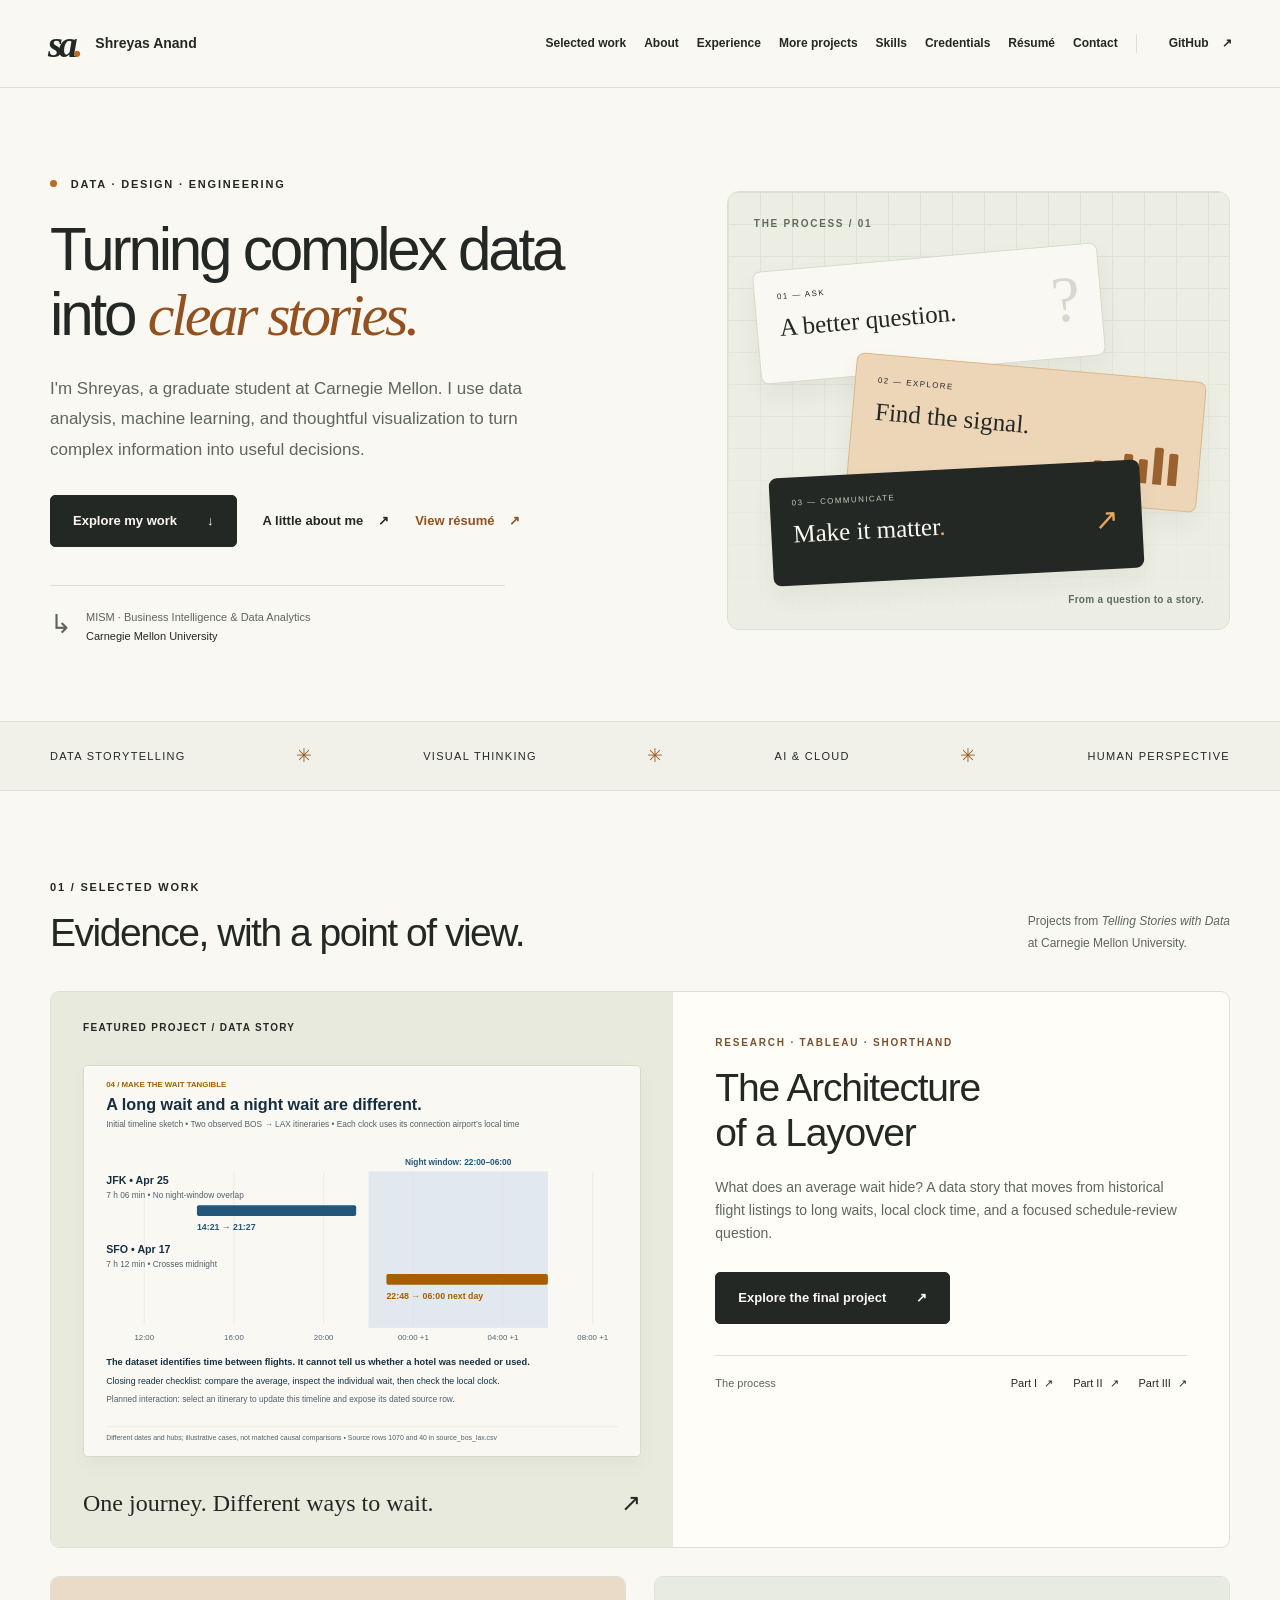
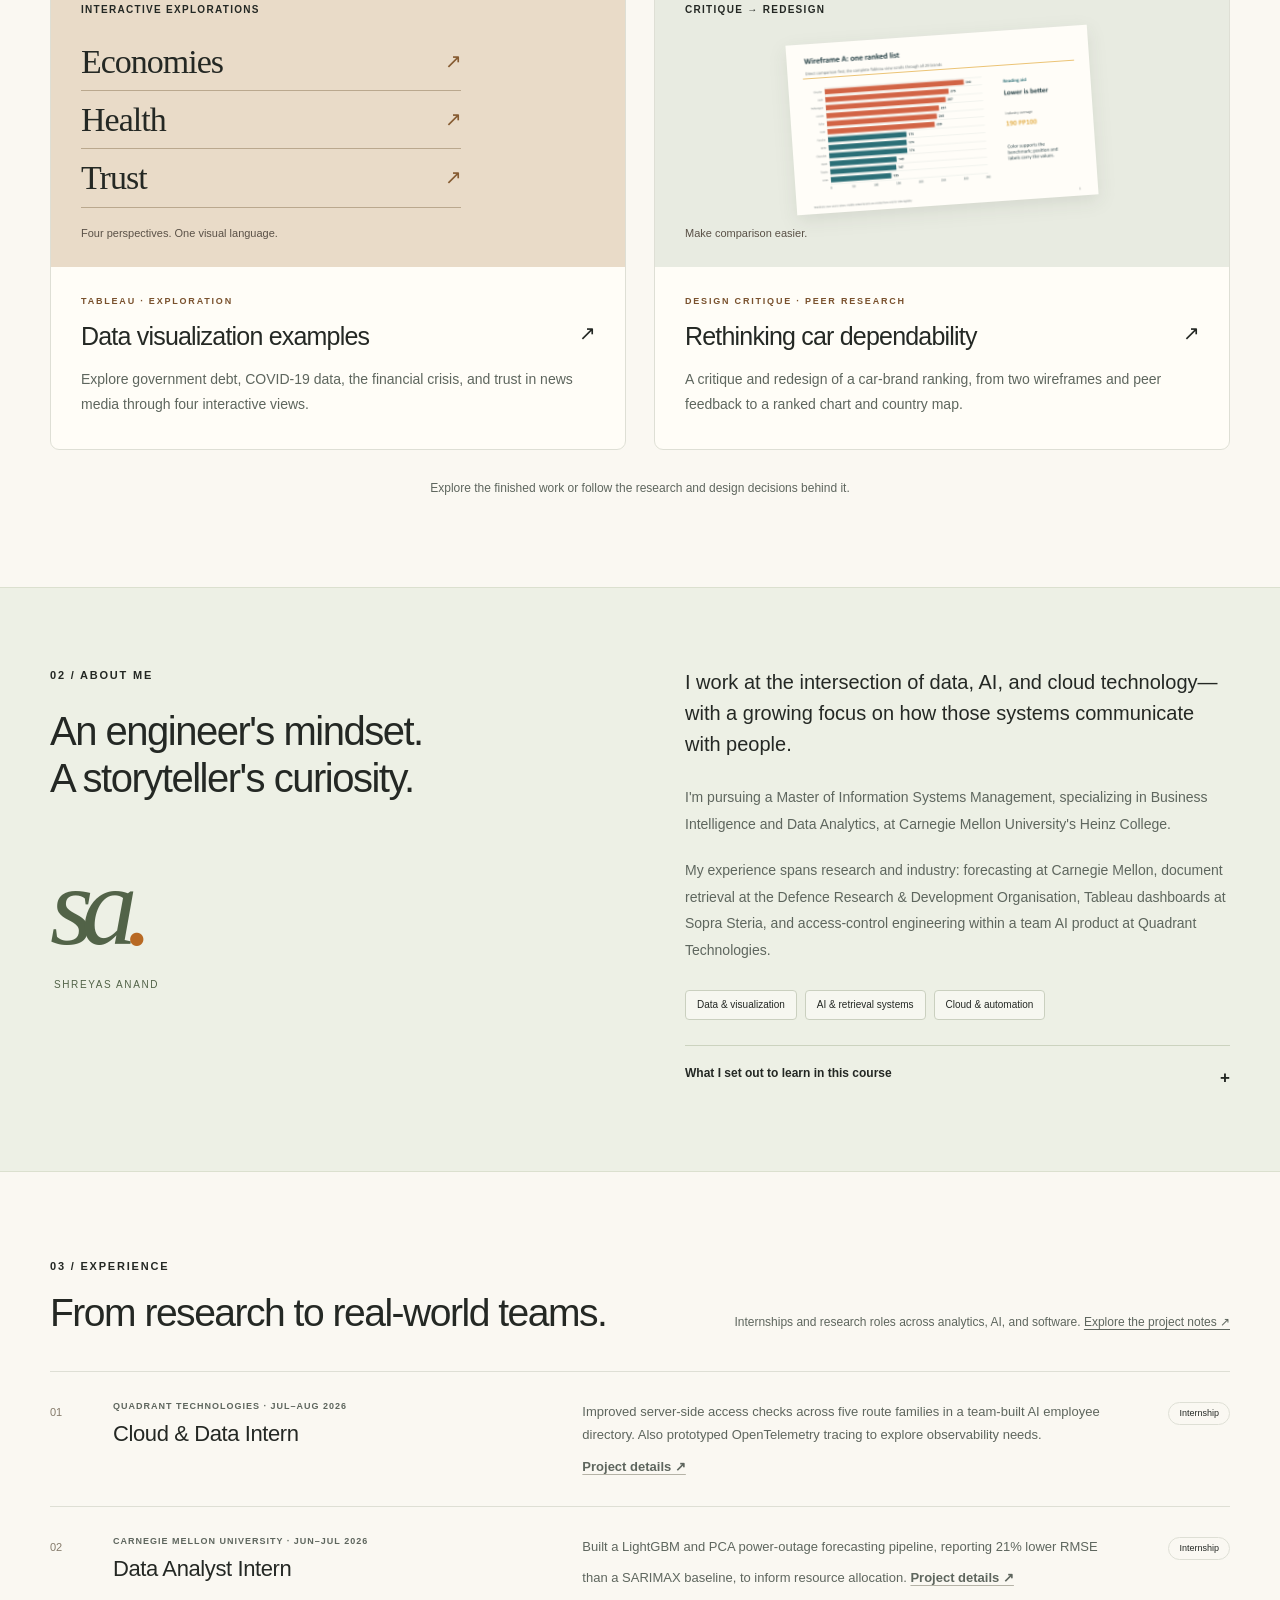
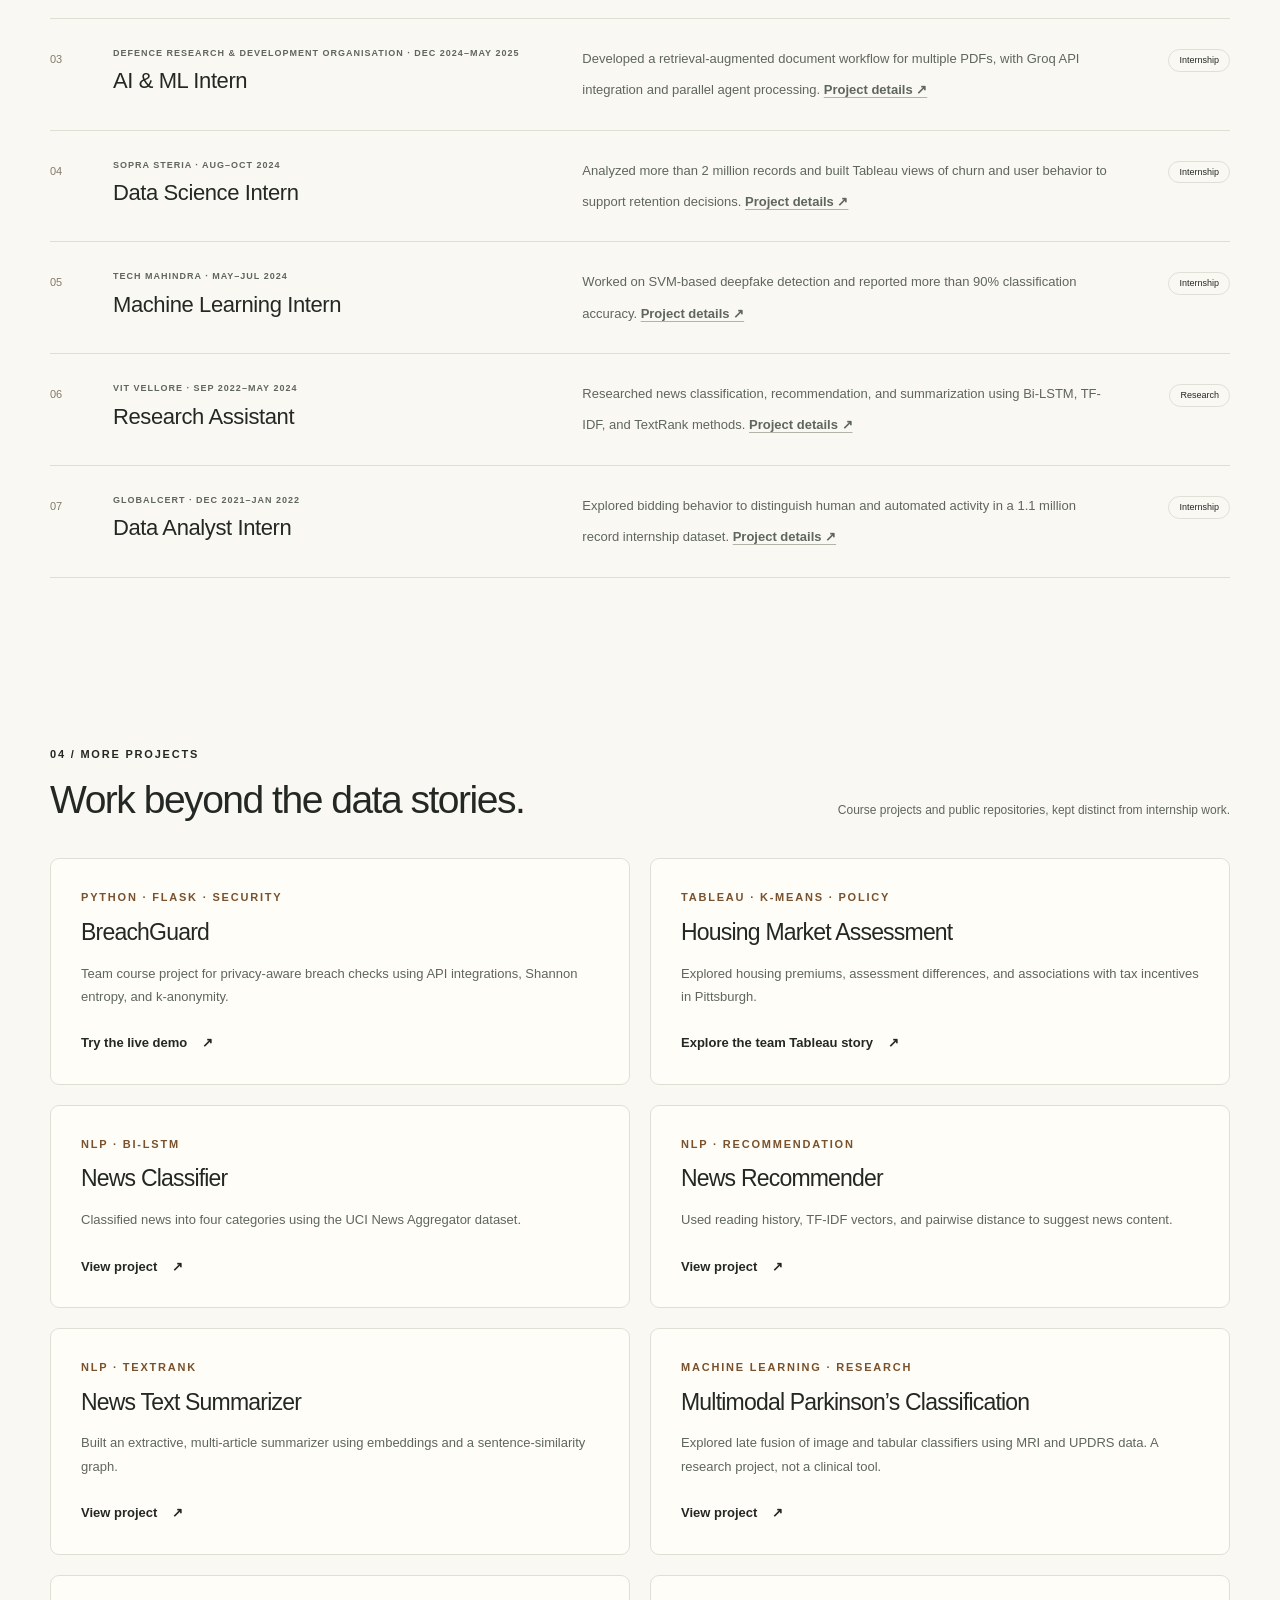
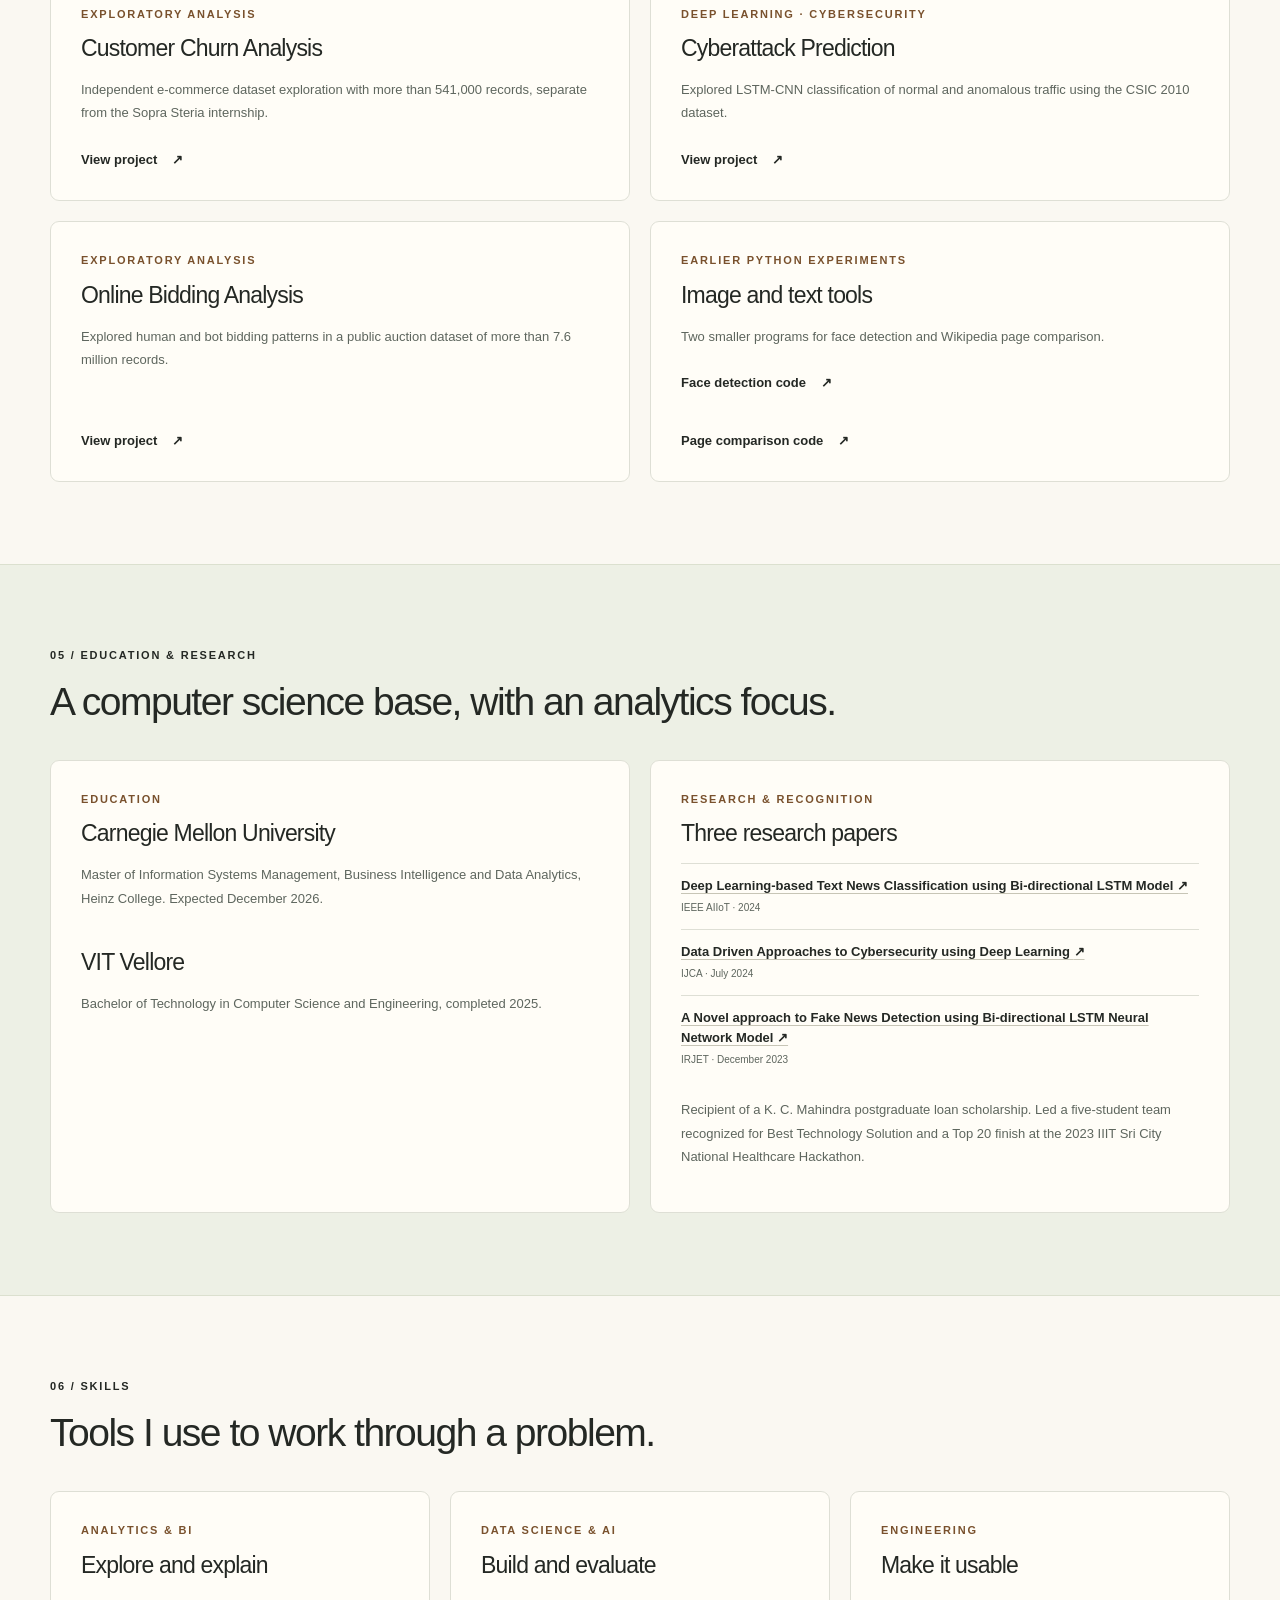
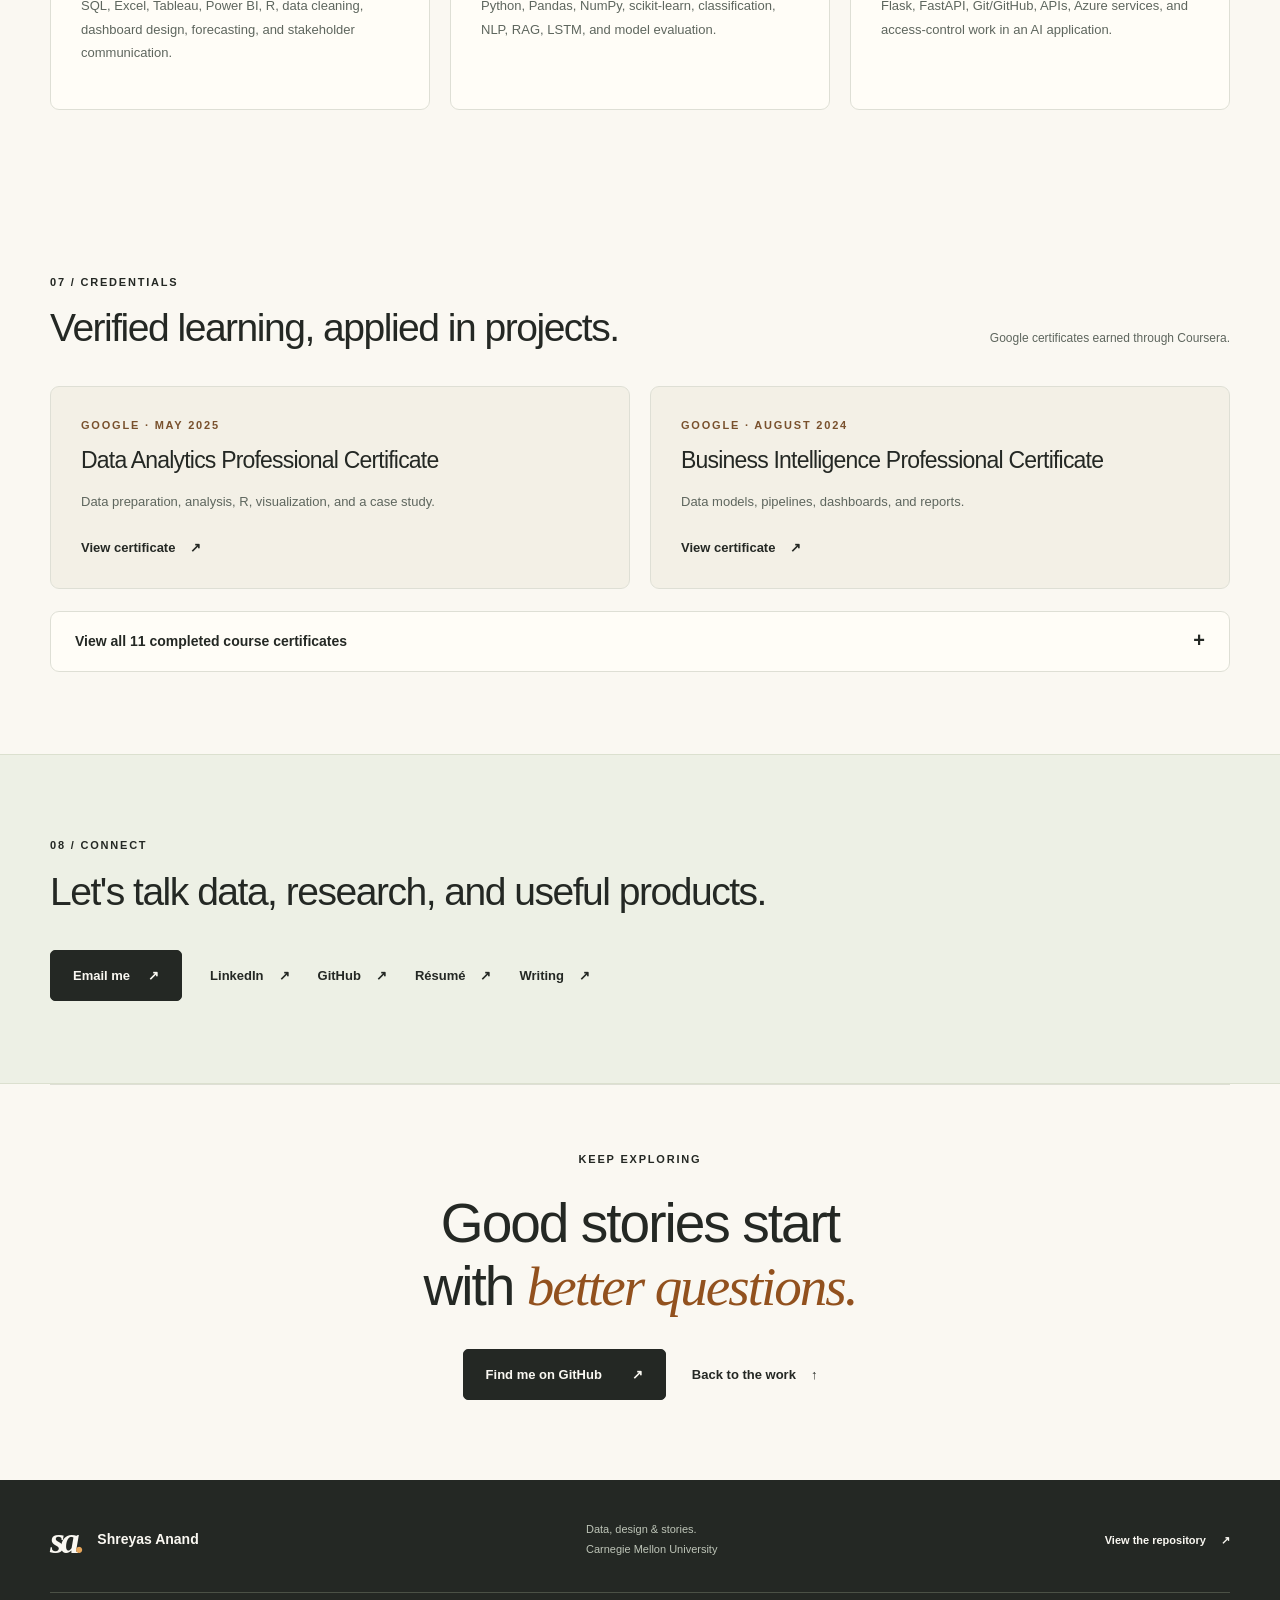
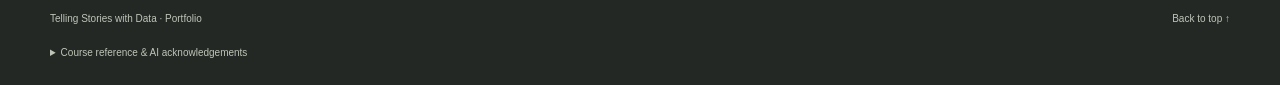
<file: index.html>
<!doctype html>
<html lang="en">
<head>
  <meta charset="utf-8">
  <meta name="viewport" content="width=device-width, initial-scale=1">
  <meta name="description" content="Shreyas Anand — data analytics, applied AI, internships, research papers, verified certificates, and project work.">
  <title>Shreyas Anand | Data, design &amp; stories</title>
  <link rel="canonical" href="https://anandshrey.github.io/Shreyas-Anand-portfolio/">
  <link rel="icon" type="image/svg+xml" href="assets/portfolio/monogram.svg">
  <link rel="stylesheet" href="assets/portfolio/style.css?v=20261102b">
  <script src="assets/portfolio/main.js" defer></script>
  <noscript><style>@media(max-width:760px){.header-inner{flex-wrap:wrap;padding-block:16px}.menu-toggle{display:none}.site-nav{display:flex;position:static;width:100%;padding:0;box-shadow:none;border:0}.site-nav a{padding:8px 0}}</style></noscript>
</head>
<body>
  <a class="skip-link" href="#main">Skip to content</a>
  <header class="site-header">
    <div class="header-inner">
      <a class="brand" href="./" aria-label="Shreyas Anand, home"><span class="monogram" aria-hidden="true">sa<span>.</span></span><span>Shreyas Anand</span></a>
      <button class="menu-toggle" type="button" aria-expanded="false" aria-controls="site-nav">Menu <span aria-hidden="true">+</span></button>
      <nav class="site-nav" id="site-nav" aria-label="Main navigation">
        <a href="#work">Selected work</a><a href="#about">About</a><a href="#experience">Experience</a><a href="#projects">More projects</a><a href="#skills">Skills</a><a href="#credentials">Credentials</a><a href="resume/">Résumé</a><a href="#contact">Contact</a>
        <a class="nav-external" href="https://github.com/Anandshrey">GitHub <span aria-hidden="true">↗</span></a>
      </nav>
    </div>
  </header>
  <main id="main">
    <section class="hero container" aria-labelledby="hero-title">
      <div class="hero-copy">
        <p class="eyebrow"><span class="small-dot" aria-hidden="true"></span> Data · Design · Engineering</p>
        <h1 id="hero-title">Turning complex data<br>into <em>clear stories.</em></h1>
        <p class="hero-description">I'm Shreyas, a graduate student at Carnegie Mellon. I use data analysis, machine learning, and thoughtful visualization to turn complex information into useful decisions.</p>
        <div class="hero-actions"><a class="button button-dark" href="#work">Explore my work <span aria-hidden="true">↓</span></a><a class="text-link" href="#about">A little about me <span aria-hidden="true">↗</span></a><a class="text-link" href="resume/">View résumé <span aria-hidden="true">↗</span></a></div>
        <div class="hero-note"><span class="note-mark" aria-hidden="true">↳</span><span>MISM · Business Intelligence &amp; Data Analytics<br><strong>Carnegie Mellon University</strong></span></div>
      </div>
      <div class="hero-visual" aria-hidden="true">
        <div class="visual-grid"></div><span class="visual-label">THE PROCESS / 01</span>
        <div class="process-card question"><span class="card-step">01 — ASK</span><span class="process-title">A better question.</span><span class="question-symbol">?</span></div>
        <div class="process-card evidence"><span class="card-step">02 — EXPLORE</span><span class="process-title">Find the signal.</span><div class="signal-bars"><i></i><i></i><i></i><i></i><i></i><i></i><i></i></div></div>
        <div class="process-card story"><span class="card-step">03 — COMMUNICATE</span><span class="process-title">Make it matter<span>.</span></span><span class="story-arrow">↗</span></div>
        <span class="visual-caption">From a question to a story.</span>
      </div>
    </section>
    <div class="discipline-strip" aria-hidden="true"><div class="container"><span>Data storytelling</span><b>✳</b><span>Visual thinking</span><b>✳</b><span>AI &amp; cloud</span><b>✳</b><span>Human perspective</span></div></div>
    <section class="work-section container" id="work" aria-labelledby="work-title">
      <div class="section-heading reveal"><div><p class="eyebrow">01 / Selected work</p><h2 id="work-title">Evidence, with a point of view.</h2></div><p>Projects from <em>Telling Stories with Data</em><br>at Carnegie Mellon University.</p></div>
      <article class="featured-project reveal">
        <div class="feature-image"><span class="project-kicker">Featured project / Data story</span><img src="assets/layover/sketch-04-local-clock.svg" alt="Initial layover sketch comparing a daytime wait at JFK with a wait crossing midnight at SFO." width="1160" height="630" loading="lazy"><p>One journey. Different ways to wait.<span aria-hidden="true">↗</span></p></div>
        <div class="feature-copy"><p class="eyebrow">Research · Tableau · Shorthand</p><h3>The Architecture<br>of a Layover</h3><p>What does an average wait hide? A data story that moves from historical flight listings to long waits, local clock time, and a focused schedule-review question.</p><a class="button button-dark" href="final-project-part-three">Explore the final project <span aria-hidden="true">↗</span></a><div class="project-stages" aria-label="Final project stages"><span>The process</span><a href="final-project-part-one">Part I <span aria-hidden="true">↗</span></a><a href="final-project-part-two">Part II <span aria-hidden="true">↗</span></a><a href="final-project-part-three">Part III <span aria-hidden="true">↗</span></a></div></div>
      </article>
      <div class="project-grid">
        <article class="project-card reveal"><a class="project-cover viz-cover" href="dataviz-examples" tabindex="-1" aria-hidden="true"><span class="project-kicker">Interactive explorations</span><div class="viz-words"><span>Economies<span>↗</span></span><span>Health<span>↗</span></span><span>Trust<span>↗</span></span></div><span class="cover-caption">Four perspectives. One visual language.</span></a><div class="project-card-copy"><p class="eyebrow">Tableau · Exploration</p><h3><a href="dataviz-examples">Data visualization examples <span aria-hidden="true">↗</span></a></h3><p>Explore government debt, COVID-19 data, the financial crisis, and trust in news media through four interactive views.</p></div></article>
        <article class="project-card reveal"><a class="project-cover critique-cover" href="critique-by-design" tabindex="-1" aria-hidden="true"><span class="project-kicker">Critique → Redesign</span><img src="assets/car-dependability/wireframe-a-ranked-list.png" alt="" width="1440" height="900" loading="lazy"><span class="cover-caption">Make comparison easier.</span></a><div class="project-card-copy"><p class="eyebrow">Design critique · Peer research</p><h3><a href="critique-by-design">Rethinking car dependability <span aria-hidden="true">↗</span></a></h3><p>A critique and redesign of a car-brand ranking, from two wireframes and peer feedback to a ranked chart and country map.</p></div></article>
      </div>
      <p class="work-footnote reveal">Explore the finished work or follow the research and design decisions behind it.</p>
    </section>
    <section class="about-section" id="about" aria-labelledby="about-title"><div class="container about-grid">
      <div class="reveal"><p class="eyebrow">02 / About me</p><h2 id="about-title">An engineer's mindset.<br>A storyteller's curiosity.</h2><div class="about-monogram" aria-hidden="true">sa<span>.</span><small>Shreyas Anand</small></div></div>
      <div class="about-copy reveal"><p class="lead">I work at the intersection of data, AI, and cloud technology—with a growing focus on how those systems communicate with people.</p><p>I'm pursuing a Master of Information Systems Management, specializing in Business Intelligence and Data Analytics, at Carnegie Mellon University's Heinz College.</p><p>My experience spans research and industry: forecasting at Carnegie Mellon, document retrieval at the Defence Research &amp; Development Organisation, Tableau dashboards at Sopra Steria, and access-control engineering within a team AI product at Quadrant Technologies.</p><div class="focus-list"><span>Data &amp; visualization</span><span>AI &amp; retrieval systems</span><span>Cloud &amp; automation</span></div><details class="learning-details"><summary>What I set out to learn in this course <span aria-hidden="true">+</span></summary><div><p>My goals were to turn analysis into clear narratives, apply thoughtful visualization design, learn from user feedback, and explain the reasoning behind my design choices.</p><p>This portfolio brings those interests together through interactive charts, structured critique, and a research-led final story.</p></div></details></div>
    </div></section>
    <section class="experience-section container" id="experience" aria-labelledby="experience-title"><div class="section-heading reveal"><div><p class="eyebrow">03 / Experience</p><h2 id="experience-title">From research to real-world teams.</h2></div><p>Internships and research roles across analytics, AI, and software. <a href="internships/">Explore the project notes ↗</a></p></div><div class="experience-list">
      <article class="experience-row reveal"><span class="experience-index">01</span><div><p class="eyebrow">Quadrant Technologies · Jul–Aug 2026</p><h3>Cloud &amp; Data Intern</h3></div><p>Improved server-side access checks across five route families in a team-built AI employee directory. Also prototyped OpenTelemetry tracing to explore observability needs. <a class="inline-project-link" href="internships/#quadrant">Project details ↗</a></p><span class="experience-type">Internship</span></article>
      <article class="experience-row reveal"><span class="experience-index">02</span><div><p class="eyebrow">Carnegie Mellon University · Jun–Jul 2026</p><h3>Data Analyst Intern</h3></div><p>Built a LightGBM and PCA power-outage forecasting pipeline, reporting 21% lower RMSE than a SARIMAX baseline, to inform resource allocation. <a class="inline-project-link" href="internships/#cmu">Project details ↗</a></p><span class="experience-type">Internship</span></article>
      <article class="experience-row reveal"><span class="experience-index">03</span><div><p class="eyebrow">Defence Research &amp; Development Organisation · Dec 2024–May 2025</p><h3>AI &amp; ML Intern</h3></div><p>Developed a retrieval-augmented document workflow for multiple PDFs, with Groq API integration and parallel agent processing. <a class="inline-project-link" href="internships/#drdo">Project details ↗</a></p><span class="experience-type">Internship</span></article>
      <article class="experience-row reveal"><span class="experience-index">04</span><div><p class="eyebrow">Sopra Steria · Aug–Oct 2024</p><h3>Data Science Intern</h3></div><p>Analyzed more than 2 million records and built Tableau views of churn and user behavior to support retention decisions. <a class="inline-project-link" href="internships/#sopra">Project details ↗</a></p><span class="experience-type">Internship</span></article>
      <article class="experience-row reveal"><span class="experience-index">05</span><div><p class="eyebrow">Tech Mahindra · May–Jul 2024</p><h3>Machine Learning Intern</h3></div><p>Worked on SVM-based deepfake detection and reported more than 90% classification accuracy. <a class="inline-project-link" href="internships/#tech">Project details ↗</a></p><span class="experience-type">Internship</span></article>
      <article class="experience-row reveal"><span class="experience-index">06</span><div><p class="eyebrow">VIT Vellore · Sep 2022–May 2024</p><h3>Research Assistant</h3></div><p>Researched news classification, recommendation, and summarization using Bi-LSTM, TF-IDF, and TextRank methods. <a class="inline-project-link" href="internships/#vit">Project details ↗</a></p><span class="experience-type">Research</span></article>
      <article class="experience-row reveal"><span class="experience-index">07</span><div><p class="eyebrow">GlobalCert · Dec 2021–Jan 2022</p><h3>Data Analyst Intern</h3></div><p>Explored bidding behavior to distinguish human and automated activity in a 1.1 million record internship dataset. <a class="inline-project-link" href="internships/#globalcert">Project details ↗</a></p><span class="experience-type">Internship</span></article>
    </div></section>
    <section class="profile-section container" id="projects" aria-labelledby="projects-title"><div class="section-heading reveal"><div><p class="eyebrow">04 / More projects</p><h2 id="projects-title">Work beyond the data stories.</h2></div><p>Course projects and public repositories, kept distinct from internship work.</p></div><div class="profile-grid">
      <article class="profile-card reveal"><p class="eyebrow">Python · Flask · Security</p><h3>BreachGuard</h3><p>Team course project for privacy-aware breach checks using API integrations, Shannon entropy, and k-anonymity.</p><a class="text-link" href="https://breach-guard.vercel.app/" target="_blank" rel="noopener noreferrer">Try the live demo <span aria-hidden="true">↗</span></a></article>
      <article class="profile-card reveal"><p class="eyebrow">Tableau · K-means · Policy</p><h3>Housing Market Assessment</h3><p>Explored housing premiums, assessment differences, and associations with tax incentives in Pittsburgh.</p><a class="text-link" href="https://public.tableau.com/app/profile/zedrick.deng/viz/DataStoryFinal_v3_0/Story1" target="_blank" rel="noopener noreferrer">Explore the team Tableau story <span aria-hidden="true">↗</span></a></article>
      <article class="profile-card reveal"><p class="eyebrow">NLP · Bi-LSTM</p><h3>News Classifier</h3><p>Classified news into four categories using the UCI News Aggregator dataset.</p><a class="text-link" href="https://github.com/Anandshrey/NewsClassifier" target="_blank" rel="noopener noreferrer">View project <span aria-hidden="true">↗</span></a></article>
      <article class="profile-card reveal"><p class="eyebrow">NLP · Recommendation</p><h3>News Recommender</h3><p>Used reading history, TF-IDF vectors, and pairwise distance to suggest news content.</p><a class="text-link" href="https://github.com/Anandshrey/NewsRecommender" target="_blank" rel="noopener noreferrer">View project <span aria-hidden="true">↗</span></a></article>
      <article class="profile-card reveal"><p class="eyebrow">NLP · TextRank</p><h3>News Text Summarizer</h3><p>Built an extractive, multi-article summarizer using embeddings and a sentence-similarity graph.</p><a class="text-link" href="https://github.com/Anandshrey/NewsTextSummarizer" target="_blank" rel="noopener noreferrer">View project <span aria-hidden="true">↗</span></a></article>
      <article class="profile-card reveal"><p class="eyebrow">Machine learning · Research</p><h3>Multimodal Parkinson’s Classification</h3><p>Explored late fusion of image and tabular classifiers using MRI and UPDRS data. A research project, not a clinical tool.</p><a class="text-link" href="https://github.com/Anandshrey/Multimodal-classification-for-Parkinson-Disease" target="_blank" rel="noopener noreferrer">View project <span aria-hidden="true">↗</span></a></article>
      <article class="profile-card reveal"><p class="eyebrow">Exploratory analysis</p><h3>Customer Churn Analysis</h3><p>Independent e-commerce dataset exploration with more than 541,000 records, separate from the Sopra Steria internship.</p><a class="text-link" href="https://github.com/Anandshrey/Customer-Churn-Analysis" target="_blank" rel="noopener noreferrer">View project <span aria-hidden="true">↗</span></a></article>
      <article class="profile-card reveal"><p class="eyebrow">Deep learning · Cybersecurity</p><h3>Cyberattack Prediction</h3><p>Explored LSTM-CNN classification of normal and anomalous traffic using the CSIC 2010 dataset.</p><a class="text-link" href="https://github.com/Anandshrey/-CyberAttack-Prediction-using-Deep-Learning-Models" target="_blank" rel="noopener noreferrer">View project <span aria-hidden="true">↗</span></a></article>
      <article class="profile-card reveal"><p class="eyebrow">Exploratory analysis</p><h3>Online Bidding Analysis</h3><p>Explored human and bot bidding patterns in a public auction dataset of more than 7.6 million records.</p><a class="text-link" href="https://github.com/Anandshrey/Online-Bidding-Analysis" target="_blank" rel="noopener noreferrer">View project <span aria-hidden="true">↗</span></a></article>
      <article class="profile-card reveal"><p class="eyebrow">Earlier Python experiments</p><h3>Image and text tools</h3><p>Two smaller programs for face detection and Wikipedia page comparison.</p><a class="text-link" href="https://github.com/Anandshrey/image-processing" target="_blank" rel="noopener noreferrer">Face detection code <span aria-hidden="true">↗</span></a><br><a class="text-link" href="https://github.com/Anandshrey/wikipedia-page-comparison" target="_blank" rel="noopener noreferrer">Page comparison code <span aria-hidden="true">↗</span></a></article>
    </div></section>
    <section class="profile-section profile-section-tinted" id="education" aria-labelledby="education-title"><div class="container"><div class="section-heading reveal"><div><p class="eyebrow">05 / Education &amp; research</p><h2 id="education-title">A computer science base, with an analytics focus.</h2></div></div><div class="profile-grid two-col">
      <article class="profile-card reveal"><p class="eyebrow">Education</p><h3>Carnegie Mellon University</h3><p>Master of Information Systems Management, Business Intelligence and Data Analytics, Heinz College. Expected December 2026.</p><h3>VIT Vellore</h3><p>Bachelor of Technology in Computer Science and Engineering, completed 2025.</p></article>
      <article class="profile-card reveal"><p class="eyebrow">Research &amp; recognition</p><h3>Three research papers</h3><ul class="paper-list"><li><a href="https://ieeexplore.ieee.org/document/10574679" target="_blank" rel="noopener noreferrer">Deep Learning-based Text News Classification using Bi-directional LSTM Model <span aria-hidden="true">↗</span></a><small>IEEE AIIoT · 2024</small></li><li><a href="https://www.ijcaonline.org/archives/volume186/number30/data-driven-approaches-to-cybersecurity-using-deep-learning/" target="_blank" rel="noopener noreferrer">Data Driven Approaches to Cybersecurity using Deep Learning <span aria-hidden="true">↗</span></a><small>IJCA · July 2024</small></li><li><a href="https://www.irjet.net/archives/V10/i12/IRJET-V10I1291.pdf" target="_blank" rel="noopener noreferrer">A Novel approach to Fake News Detection using Bi-directional LSTM Neural Network Model <span aria-hidden="true">↗</span></a><small>IRJET · December 2023</small></li></ul><p>Recipient of a K. C. Mahindra postgraduate loan scholarship. Led a five-student team recognized for Best Technology Solution and a Top 20 finish at the 2023 IIIT Sri City National Healthcare Hackathon.</p></article>
    </div></div></section>
    <section class="profile-section container" id="skills" aria-labelledby="skills-title"><div class="section-heading reveal"><div><p class="eyebrow">06 / Skills</p><h2 id="skills-title">Tools I use to work through a problem.</h2></div></div><div class="profile-grid three-col"><article class="profile-card reveal"><p class="eyebrow">Analytics &amp; BI</p><h3>Explore and explain</h3><p>SQL, Excel, Tableau, Power BI, R, data cleaning, dashboard design, forecasting, and stakeholder communication.</p></article><article class="profile-card reveal"><p class="eyebrow">Data science &amp; AI</p><h3>Build and evaluate</h3><p>Python, Pandas, NumPy, scikit-learn, classification, NLP, RAG, LSTM, and model evaluation.</p></article><article class="profile-card reveal"><p class="eyebrow">Engineering</p><h3>Make it usable</h3><p>Flask, FastAPI, Git/GitHub, APIs, Azure services, and access-control work in an AI application.</p></article></div></section>
    <section class="profile-section container" id="credentials" aria-labelledby="credentials-title"><div class="section-heading reveal"><div><p class="eyebrow">07 / Credentials</p><h2 id="credentials-title">Verified learning, applied in projects.</h2></div><p>Google certificates earned through Coursera.</p></div><div class="profile-grid two-col">
      <article class="profile-card credential-card reveal"><p class="eyebrow">Google · May 2025</p><h3>Data Analytics Professional Certificate</h3><p>Data preparation, analysis, R, visualization, and a case study.</p><a class="text-link" href="https://www.coursera.org/account/accomplishments/specialization/ED022NS9AX3N" target="_blank" rel="noopener noreferrer">View certificate <span aria-hidden="true">↗</span></a></article>
      <article class="profile-card credential-card reveal"><p class="eyebrow">Google · August 2024</p><h3>Business Intelligence Professional Certificate</h3><p>Data models, pipelines, dashboards, and reports.</p><a class="text-link" href="https://www.coursera.org/account/accomplishments/specialization/JXZM3VRUH18X" target="_blank" rel="noopener noreferrer">View certificate <span aria-hidden="true">↗</span></a></article>
    </div><details class="course-certificates reveal"><summary>View all 11 completed course certificates <span aria-hidden="true">+</span></summary><ul><li><a href="https://www.coursera.org/account/accomplishments/verify/TZT4MV3J0RC8" target="_blank" rel="noopener noreferrer">Google Data Analytics Capstone: Complete a Case Study <span aria-hidden="true">↗</span></a><span>May 2025</span></li>
<li><a href="https://www.coursera.org/account/accomplishments/verify/XRL0MFIZZNMX" target="_blank" rel="noopener noreferrer">Data Analysis with R Programming <span aria-hidden="true">↗</span></a><span>May 2025</span></li>
<li><a href="https://www.coursera.org/account/accomplishments/verify/NHXTOX4AT8ZB" target="_blank" rel="noopener noreferrer">Share Data Through the Art of Visualization <span aria-hidden="true">↗</span></a><span>May 2025</span></li>
<li><a href="https://www.coursera.org/account/accomplishments/verify/R51PEIITLJBS" target="_blank" rel="noopener noreferrer">Analyze Data to Answer Questions <span aria-hidden="true">↗</span></a><span>May 2025</span></li>
<li><a href="https://www.coursera.org/account/accomplishments/verify/RMEPKQM6E09H" target="_blank" rel="noopener noreferrer">Process Data from Dirty to Clean <span aria-hidden="true">↗</span></a><span>May 2025</span></li>
<li><a href="https://www.coursera.org/account/accomplishments/verify/3VR5S666TU01" target="_blank" rel="noopener noreferrer">Prepare Data for Exploration <span aria-hidden="true">↗</span></a><span>May 2025</span></li>
<li><a href="https://www.coursera.org/account/accomplishments/verify/Y81QVB3ZQQVD" target="_blank" rel="noopener noreferrer">Ask Questions to Make Data-Driven Decisions <span aria-hidden="true">↗</span></a><span>April 2025</span></li>
<li><a href="https://www.coursera.org/account/accomplishments/verify/OA10CU9ITMKW" target="_blank" rel="noopener noreferrer">Foundations: Data, Data, Everywhere <span aria-hidden="true">↗</span></a><span>March 2025</span></li>
<li><a href="https://www.coursera.org/account/accomplishments/verify/9TCF607VLYGQ" target="_blank" rel="noopener noreferrer">Foundations of Business Intelligence <span aria-hidden="true">↗</span></a><span>August 2024</span></li>
<li><a href="https://www.coursera.org/account/accomplishments/verify/2QNEXPR02QNW" target="_blank" rel="noopener noreferrer">The Path to Insights: Data Models and Pipelines <span aria-hidden="true">↗</span></a><span>August 2024</span></li>
<li><a href="https://www.coursera.org/account/accomplishments/verify/DK94KCPICE60" target="_blank" rel="noopener noreferrer">Decisions, Decisions: Dashboards and Reports <span aria-hidden="true">↗</span></a><span>August 2024</span></li></ul></details></section>
    <section class="profile-section profile-section-tinted" id="contact" aria-labelledby="contact-title"><div class="container"><div class="section-heading reveal"><div><p class="eyebrow">08 / Connect</p><h2 id="contact-title">Let's talk data, research, and useful products.</h2></div></div><div class="contact-links reveal"><a class="button button-dark" href="mailto:sanand2@andrew.cmu.edu">Email me <span aria-hidden="true">↗</span></a><a class="text-link" href="https://www.linkedin.com/in/shreyas-anand-165a61219/" target="_blank" rel="noopener noreferrer">LinkedIn <span aria-hidden="true">↗</span></a><a class="text-link" href="https://github.com/Anandshrey" target="_blank" rel="noopener noreferrer">GitHub <span aria-hidden="true">↗</span></a><a class="text-link" href="resume/">Résumé <span aria-hidden="true">↗</span></a><a class="text-link" href="https://medium.com/@anandshreyas2103" target="_blank" rel="noopener noreferrer">Writing <span aria-hidden="true">↗</span></a></div></div></section>
    <section class="closing-section container reveal"><p class="eyebrow">Keep exploring</p><h2>Good stories start<br>with <em>better questions.</em></h2><div><a class="button button-dark" href="https://github.com/Anandshrey">Find me on GitHub <span aria-hidden="true">↗</span></a><a class="text-link" href="#work">Back to the work <span aria-hidden="true">↑</span></a></div></section>
  </main>
  <footer class="site-footer"><div class="container"><div class="footer-top"><a class="brand" href="./"><span class="monogram" aria-hidden="true">sa<span>.</span></span><span>Shreyas Anand</span></a><p>Data, design &amp; stories.<br>Carnegie Mellon University</p><a class="text-link" href="https://github.com/Anandshrey/Shreyas-Anand-portfolio">View the repository <span aria-hidden="true">↗</span></a></div><div class="footer-bottom"><span>Telling Stories with Data · Portfolio</span><a href="#main">Back to top ↑</a></div><details class="credits"><summary>Course reference &amp; AI acknowledgements</summary><p>This portfolio was developed for <a href="https://canvas.cmu.edu/courses/56275">Telling Stories with Data at Carnegie Mellon</a> (course access requires a CMU login). Gemini assisted with the original profile text. OpenAI Codex assisted with this homepage's writing, layout, styling, and navigation recovery. Individual project pages retain their own acknowledgements.</p></details></div></footer>
</body>
</html>
</file>
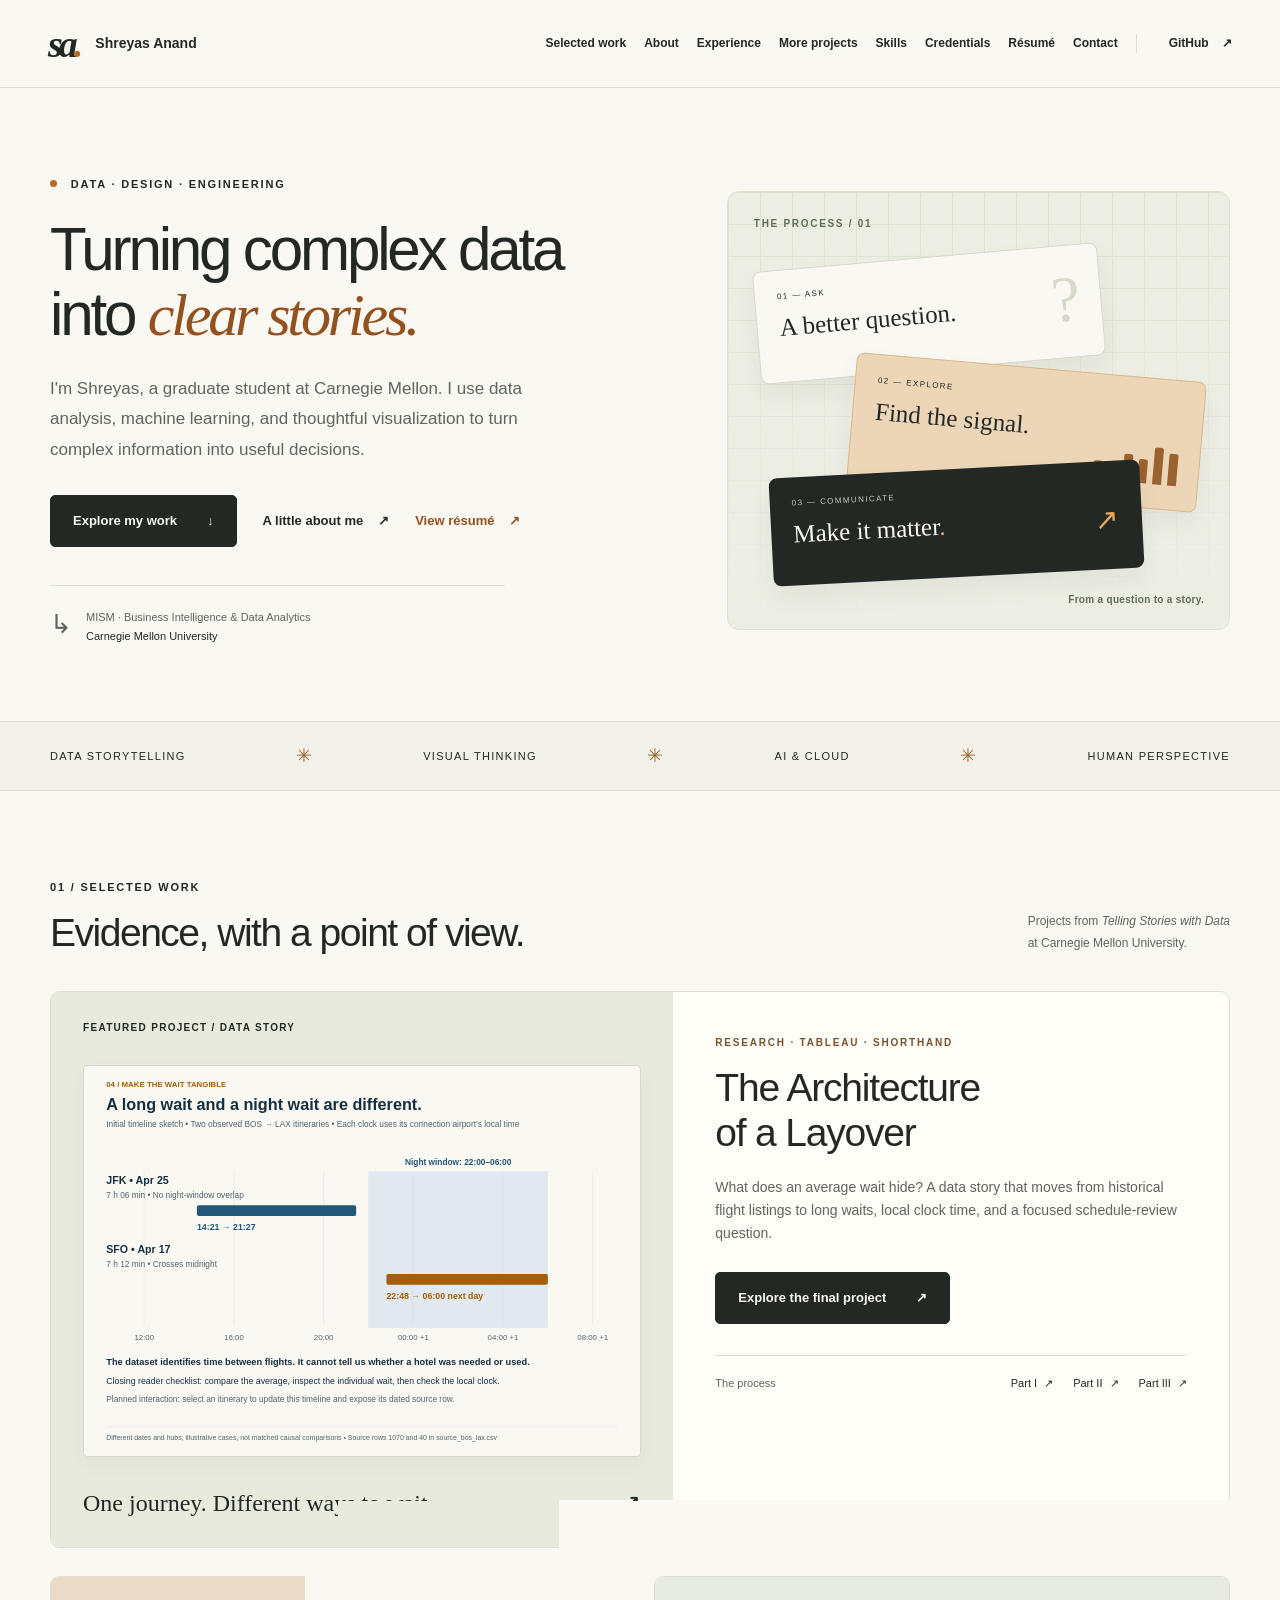
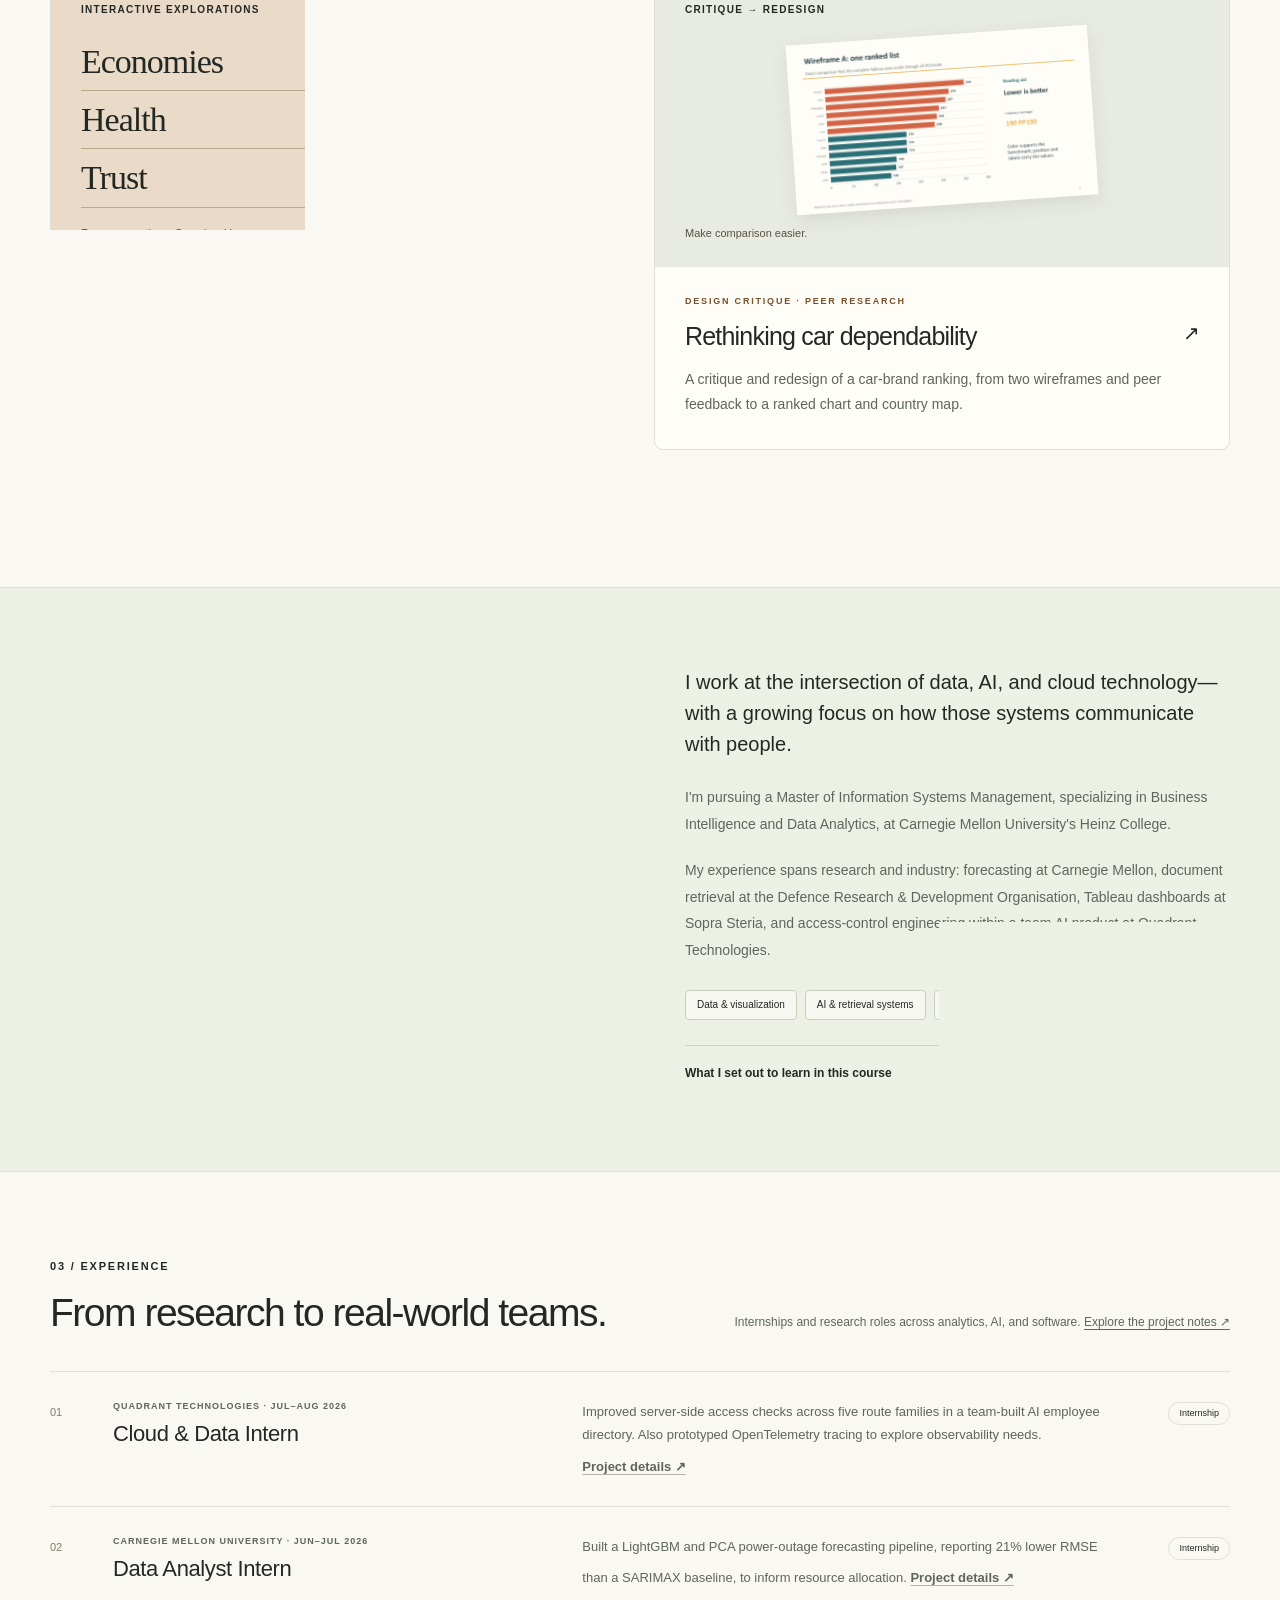
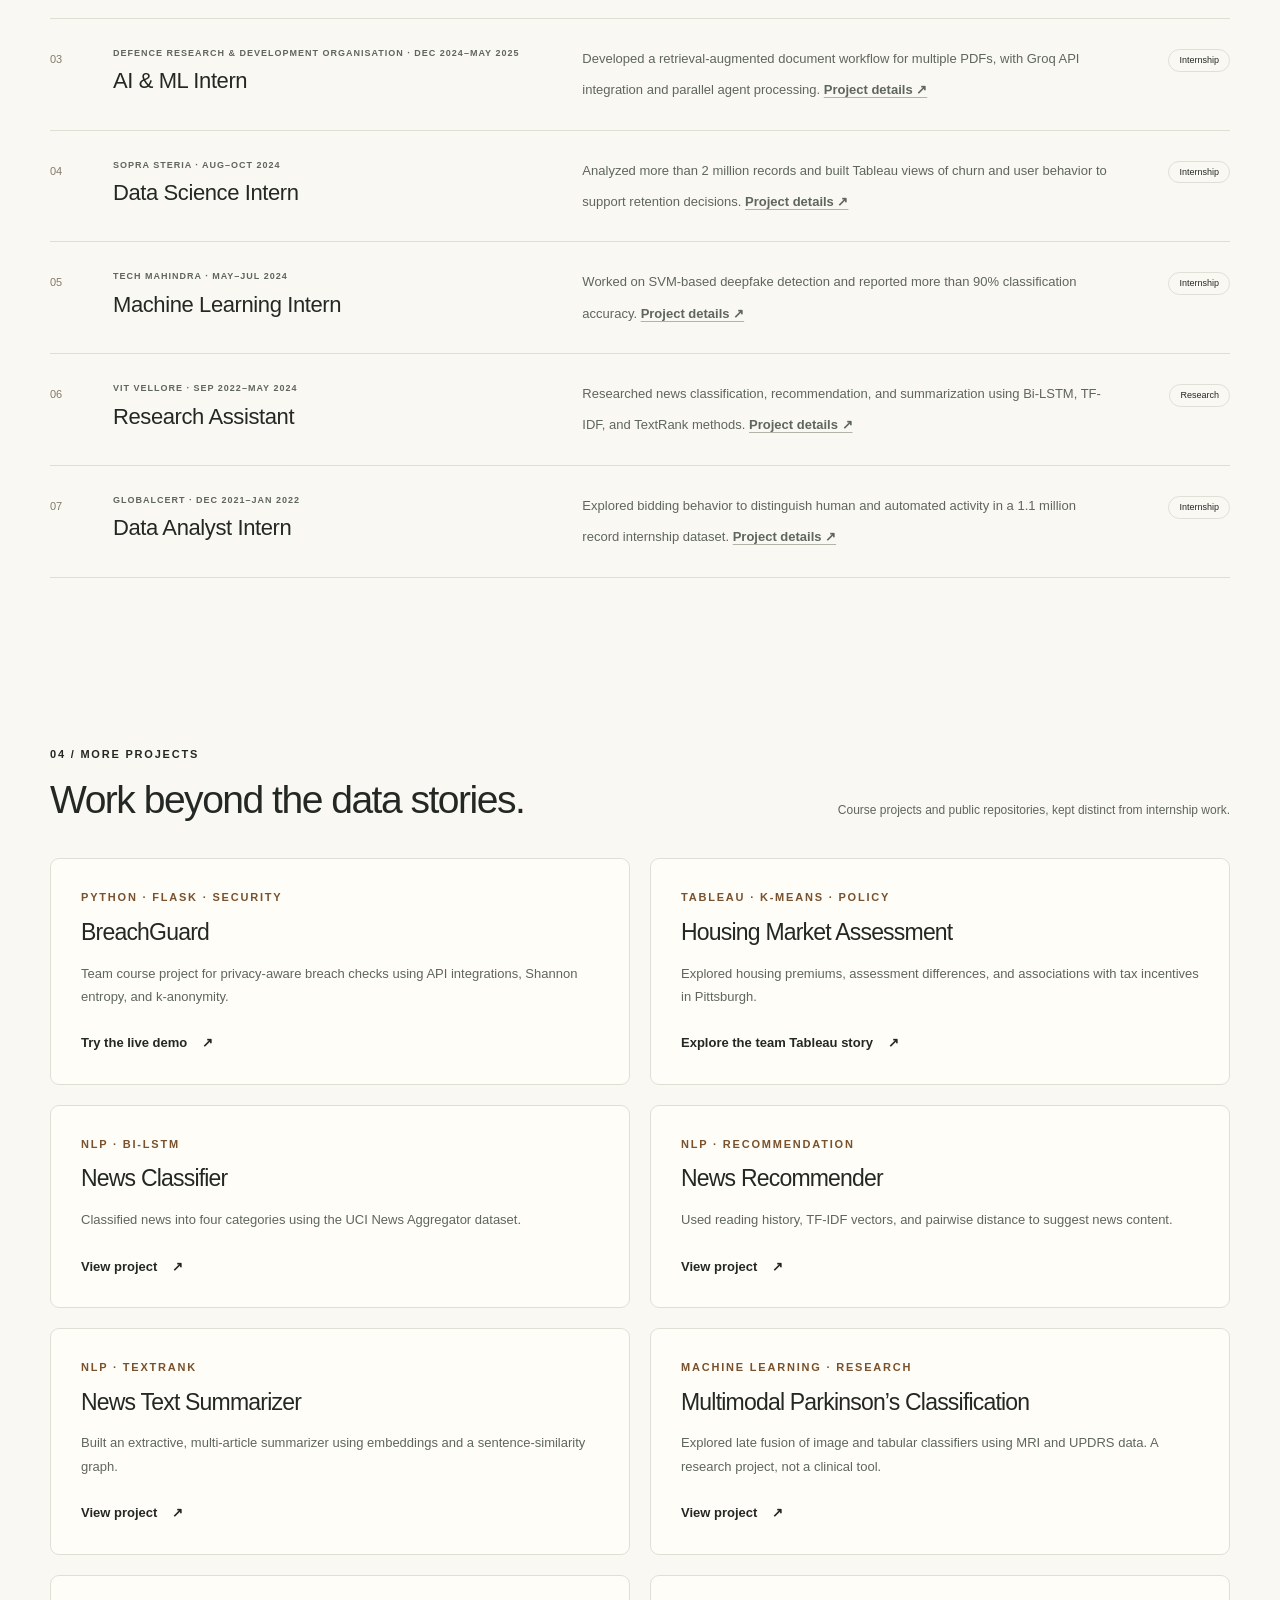
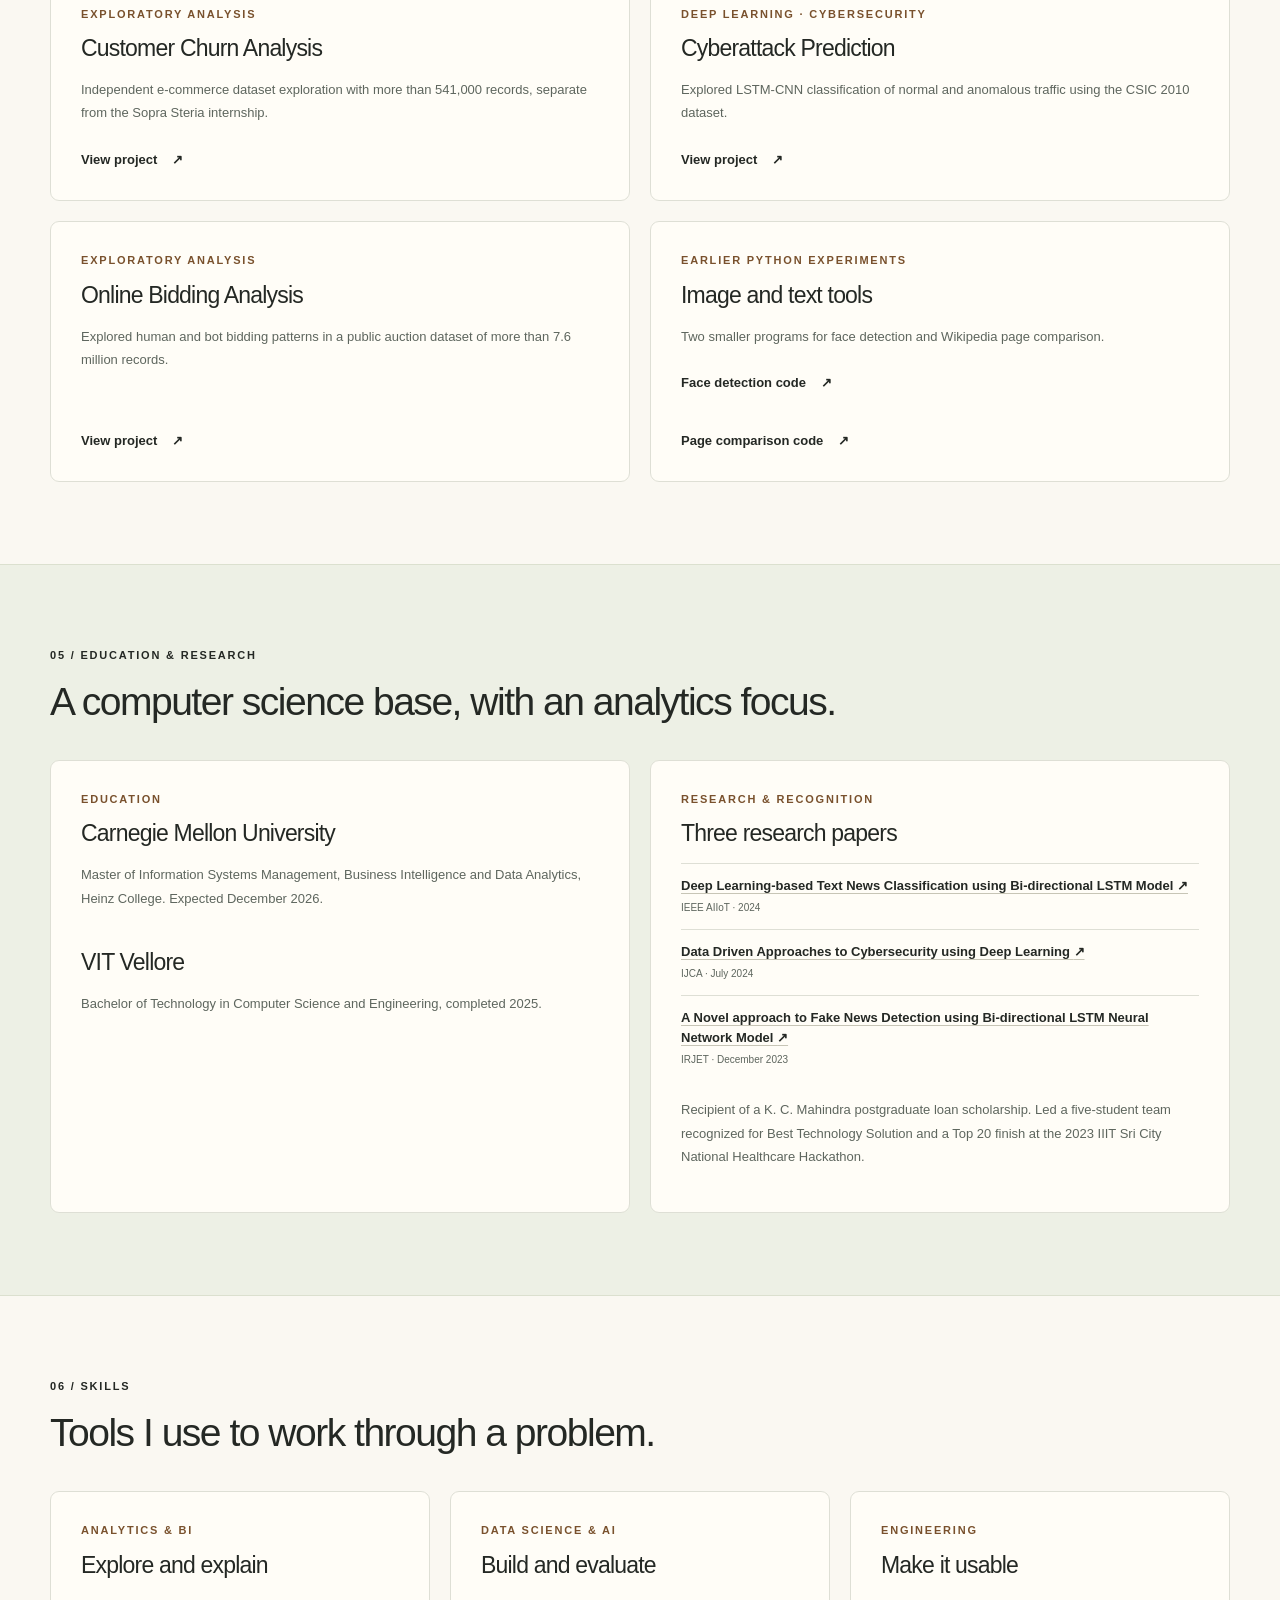
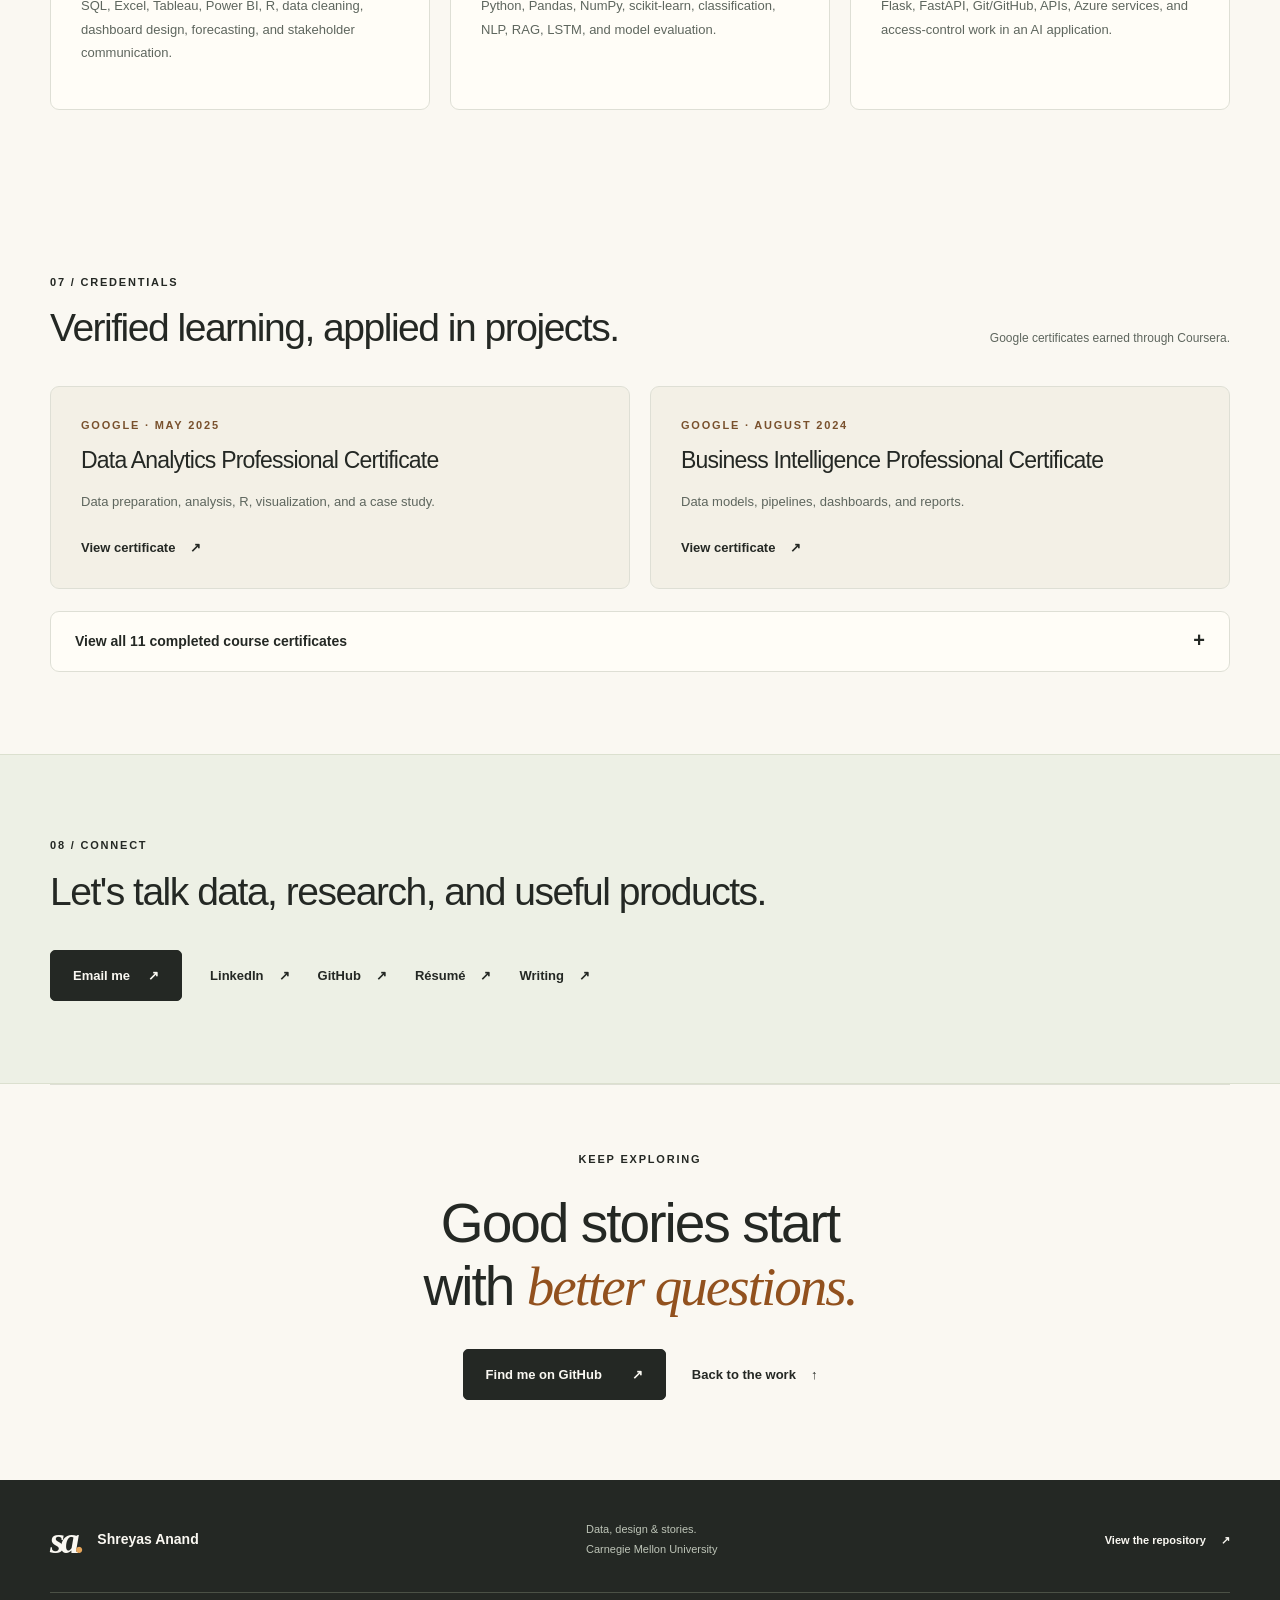
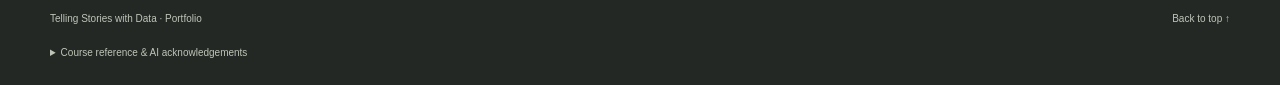
<file: index.md/index.html>
<!doctype html>
<html lang="en"><head><meta charset="utf-8"><meta name="viewport" content="width=device-width,initial-scale=1"><meta http-equiv="refresh" content="0; url=../#about"><link rel="canonical" href="https://anandshrey.github.io/Shreyas-Anand-portfolio/#about"><title>About Shreyas Anand</title><script>window.location.replace('../' + window.location.search + (window.location.hash || '#about'));</script></head><body><p>This page has moved. <a href="../#about">Read about Shreyas Anand on the portfolio homepage.</a></p></body></html>
</file>
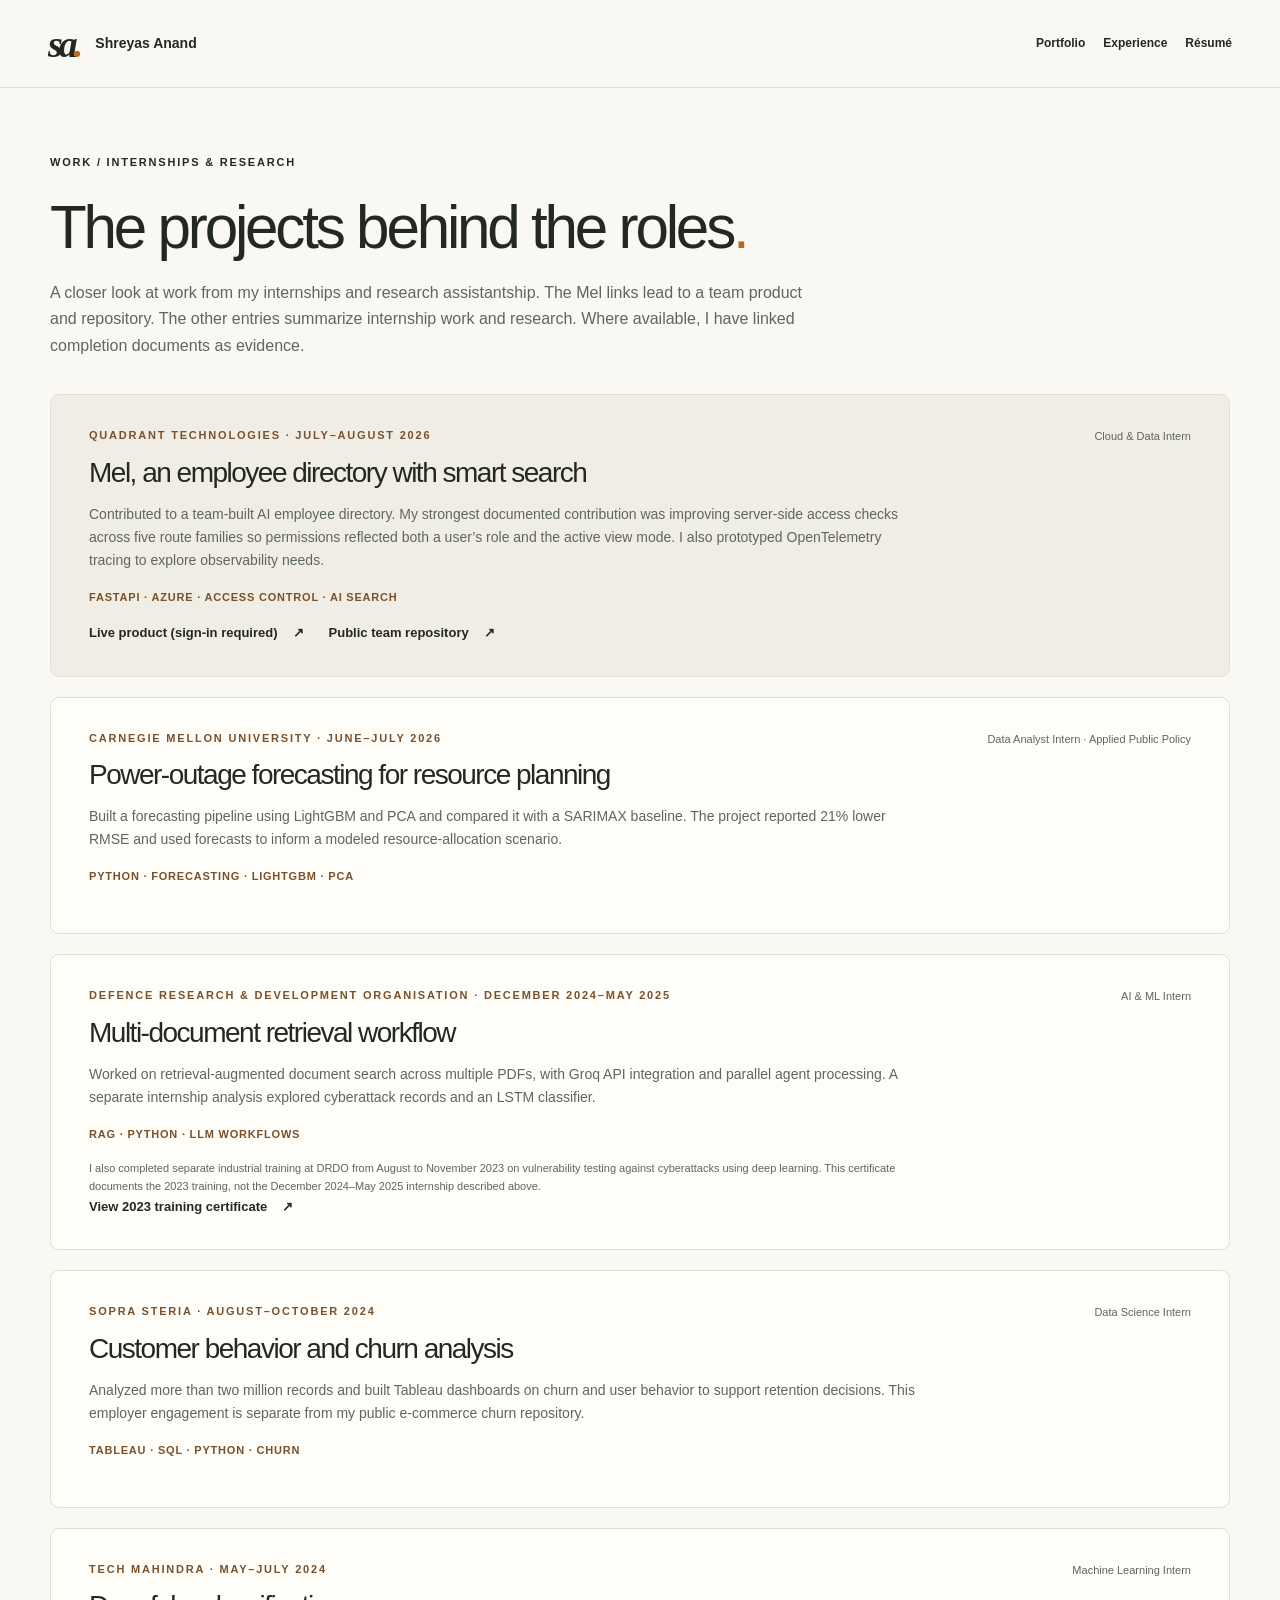
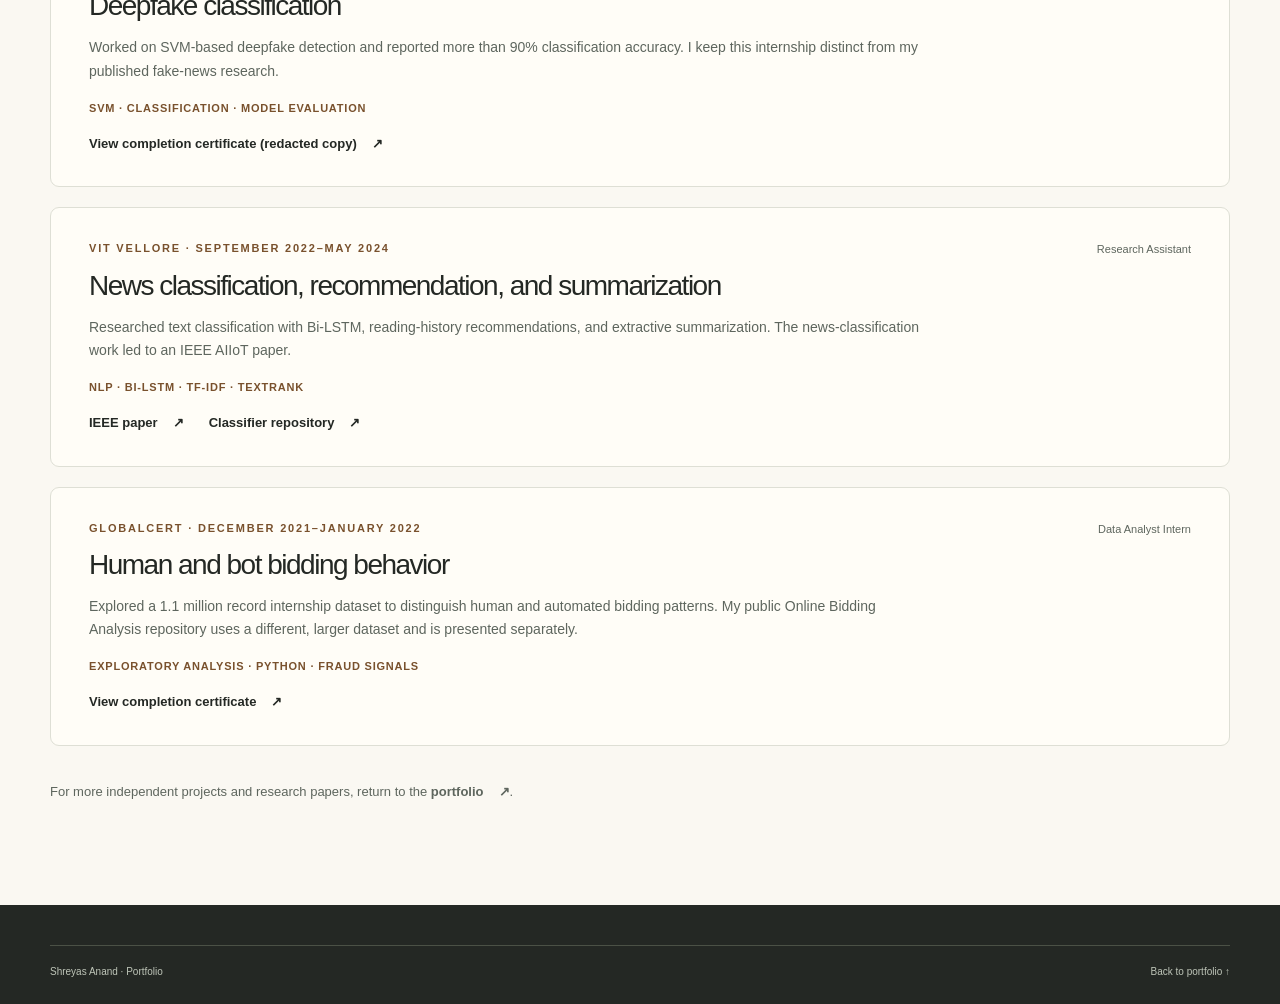
<file: internships/index.html>
<!doctype html>
<html lang="en"><head><meta charset="utf-8"><meta name="viewport" content="width=device-width, initial-scale=1"><meta name="description" content="Internship and research project notes from Shreyas Anand."><title>Internship work | Shreyas Anand</title><link rel="icon" type="image/svg+xml" href="../assets/portfolio/monogram.svg"><link rel="stylesheet" href="../assets/portfolio/style.css?v=20261102b"><style>
.case-shell{padding-block:66px 90px}.case-intro{max-width:780px;margin-bottom:35px}.case-intro h1{margin-bottom:20px}.case-intro p:not(.eyebrow){color:var(--muted)}.case-list{display:grid;gap:20px}.case-card{scroll-margin-top:110px;border:1px solid var(--line);border-radius:9px;background:#fffdf7;padding:32px 38px}.case-card:first-child{background:#f0eee4}.case-top{display:flex;align-items:flex-start;justify-content:space-between;gap:20px}.case-top .eyebrow{color:#79512d;margin-bottom:12px}.case-top>span{font-size:11px;color:var(--muted)}.case-card h2{font-size:28px;margin:0 0 14px}.case-card>p{max-width:830px;font-size:14px;color:var(--muted);margin-bottom:16px}.case-card .case-tags{font-size:11px;text-transform:uppercase;letter-spacing:.8px;font-weight:600;color:#79512d}.case-links{display:flex;gap:25px;flex-wrap:wrap}.case-card .case-proof{font-size:11px;margin:10px 0 0}.case-end{margin-top:35px;color:var(--muted);font-size:13px}@media(max-width:760px){.case-shell{padding-block:44px 60px}.case-card{padding:24px}.case-top{display:block}.case-card h2{font-size:25px}}
</style></head><body><a class="skip-link" href="#main">Skip to content</a><header class="site-header"><div class="header-inner"><a class="brand" href="../"><span class="monogram" aria-hidden="true">sa<span>.</span></span><span>Shreyas Anand</span></a><nav class="site-nav" aria-label="Main navigation"><a href="../">Portfolio</a><a href="../#experience">Experience</a><a href="../resume/">Résumé</a></nav></div></header><main id="main" class="container case-shell"><div class="case-intro"><p class="eyebrow">Work / Internships &amp; research</p><h1>The projects behind the roles<span style="color:#b96923">.</span></h1><p>A closer look at work from my internships and research assistantship. The Mel links lead to a team product and repository. The other entries summarize internship work and research. Where available, I have linked completion documents as evidence.</p></div><div class="case-list"><article class="case-card" id="quadrant"><div class="case-top"><p class="eyebrow">Quadrant Technologies · July–August 2026</p><span>Cloud &amp; Data Intern</span></div><h2>Mel, an employee directory with smart search</h2><p>Contributed to a team-built AI employee directory. My strongest documented contribution was improving server-side access checks across five route families so permissions reflected both a user’s role and the active view mode. I also prototyped OpenTelemetry tracing to explore observability needs.</p><p class="case-tags">FastAPI · Azure · Access control · AI search</p><div class="case-links"><a class="text-link" href="https://tempest34.azurewebsites.net/" target="_blank" rel="noopener noreferrer">Live product (sign-in required) <span aria-hidden="true">↗</span></a><a class="text-link" href="https://github.com/Arshitha231/QInternship" target="_blank" rel="noopener noreferrer">Public team repository <span aria-hidden="true">↗</span></a></div></article>
<article class="case-card" id="cmu"><div class="case-top"><p class="eyebrow">Carnegie Mellon University · June–July 2026</p><span>Data Analyst Intern · Applied Public Policy</span></div><h2>Power-outage forecasting for resource planning</h2><p>Built a forecasting pipeline using LightGBM and PCA and compared it with a SARIMAX baseline. The project reported 21% lower RMSE and used forecasts to inform a modeled resource-allocation scenario.</p><p class="case-tags">Python · Forecasting · LightGBM · PCA</p></article>
<article class="case-card" id="drdo"><div class="case-top"><p class="eyebrow">Defence Research &amp; Development Organisation · December 2024–May 2025</p><span>AI &amp; ML Intern</span></div><h2>Multi-document retrieval workflow</h2><p>Worked on retrieval-augmented document search across multiple PDFs, with Groq API integration and parallel agent processing. A separate internship analysis explored cyberattack records and an LSTM classifier.</p><p class="case-tags">RAG · Python · LLM workflows</p><p class="case-proof">I also completed separate industrial training at DRDO from August to November 2023 on vulnerability testing against cyberattacks using deep learning. This certificate documents the 2023 training, not the December 2024–May 2025 internship described above.</p><div class="case-links"><a class="text-link" href="../assets/evidence/drdo-industrial-training-2023.webp" target="_blank" rel="noopener noreferrer">View 2023 training certificate <span aria-hidden="true">↗</span></a></div></article>
<article class="case-card" id="sopra"><div class="case-top"><p class="eyebrow">Sopra Steria · August–October 2024</p><span>Data Science Intern</span></div><h2>Customer behavior and churn analysis</h2><p>Analyzed more than two million records and built Tableau dashboards on churn and user behavior to support retention decisions. This employer engagement is separate from my public e-commerce churn repository.</p><p class="case-tags">Tableau · SQL · Python · Churn</p></article>
<article class="case-card" id="tech"><div class="case-top"><p class="eyebrow">Tech Mahindra · May–July 2024</p><span>Machine Learning Intern</span></div><h2>Deepfake classification</h2><p>Worked on SVM-based deepfake detection and reported more than 90% classification accuracy. I keep this internship distinct from my published fake-news research.</p><p class="case-tags">SVM · Classification · Model evaluation</p><div class="case-links"><a class="text-link" href="../assets/evidence/tech-mahindra-completion-redacted.pdf" target="_blank" rel="noopener noreferrer">View completion certificate (redacted copy) <span aria-hidden="true">↗</span></a></div></article>
<article class="case-card" id="vit"><div class="case-top"><p class="eyebrow">VIT Vellore · September 2022–May 2024</p><span>Research Assistant</span></div><h2>News classification, recommendation, and summarization</h2><p>Researched text classification with Bi-LSTM, reading-history recommendations, and extractive summarization. The news-classification work led to an IEEE AIIoT paper.</p><p class="case-tags">NLP · Bi-LSTM · TF-IDF · TextRank</p><div class="case-links"><a class="text-link" href="https://ieeexplore.ieee.org/document/10574679" target="_blank" rel="noopener noreferrer">IEEE paper <span aria-hidden="true">↗</span></a><a class="text-link" href="https://github.com/Anandshrey/NewsClassifier" target="_blank" rel="noopener noreferrer">Classifier repository <span aria-hidden="true">↗</span></a></div></article>
<article class="case-card" id="globalcert"><div class="case-top"><p class="eyebrow">GlobalCert · December 2021–January 2022</p><span>Data Analyst Intern</span></div><h2>Human and bot bidding behavior</h2><p>Explored a 1.1 million record internship dataset to distinguish human and automated bidding patterns. My public Online Bidding Analysis repository uses a different, larger dataset and is presented separately.</p><p class="case-tags">Exploratory analysis · Python · Fraud signals</p><div class="case-links"><a class="text-link" href="../assets/evidence/globalcert-completion.webp" target="_blank" rel="noopener noreferrer">View completion certificate <span aria-hidden="true">↗</span></a></div></article></div><p class="case-end">For more independent projects and research papers, return to the <a class="text-link" href="../#projects">portfolio <span aria-hidden="true">↗</span></a>.</p></main><footer class="site-footer"><div class="container footer-bottom"><span>Shreyas Anand · Portfolio</span><a href="../">Back to portfolio ↑</a></div></footer></body></html>
</file>
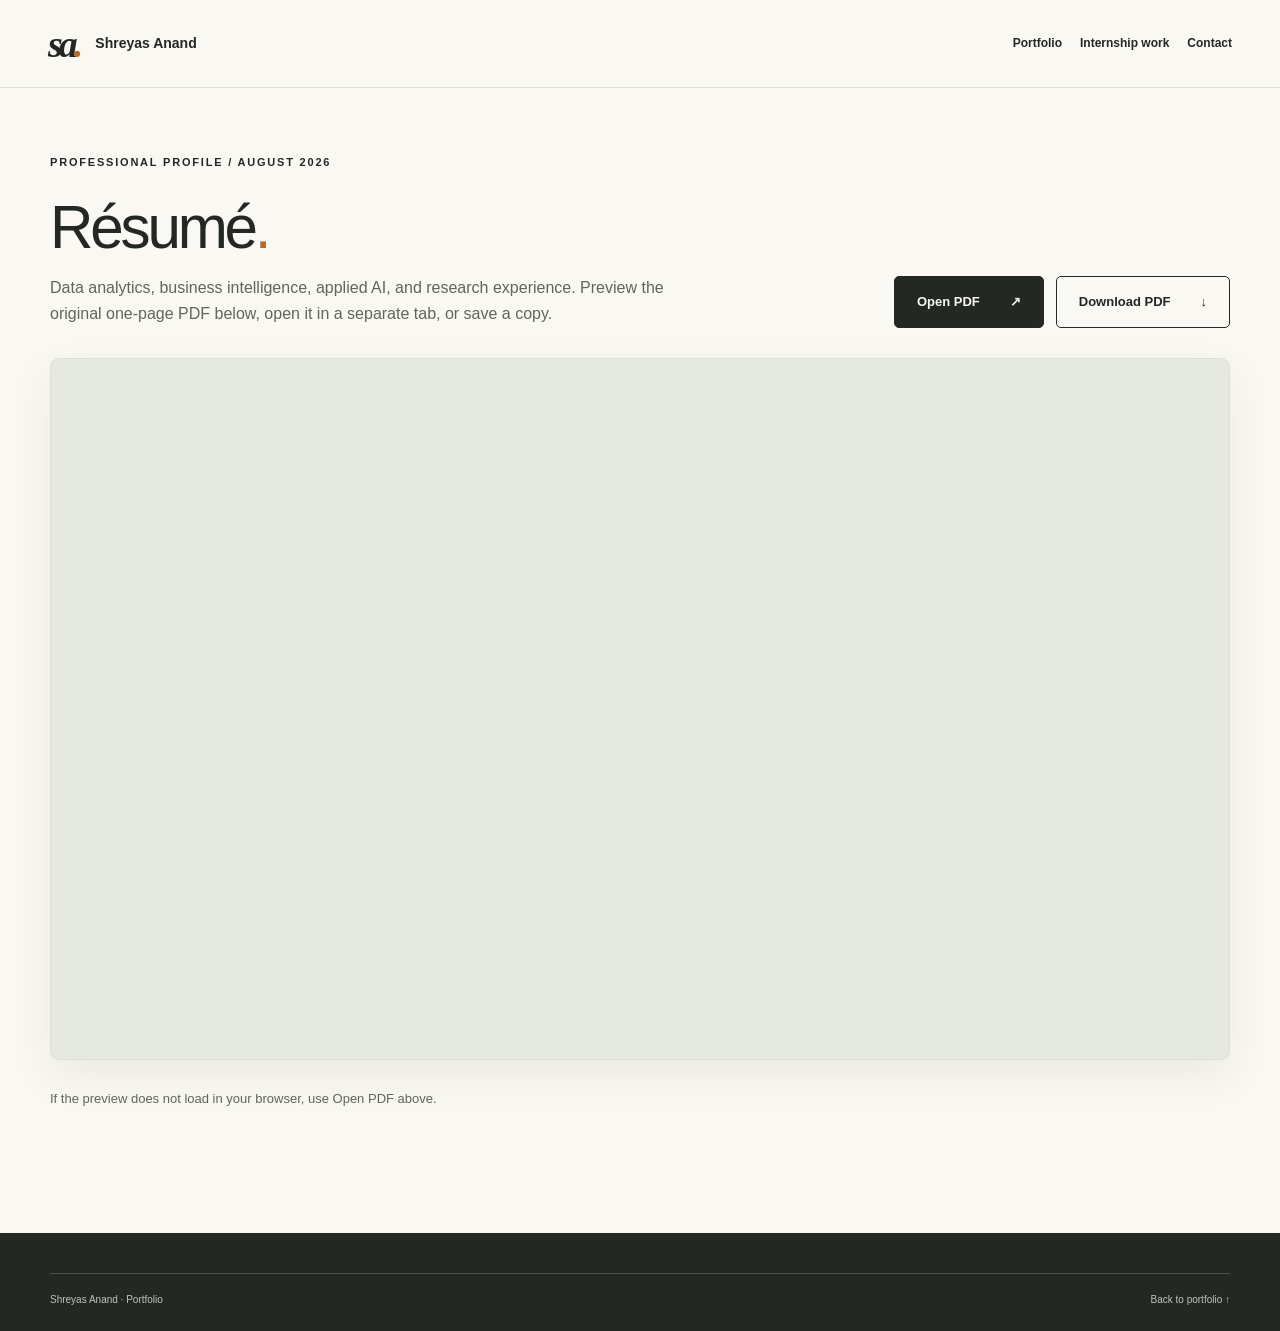
<file: resume/index.html>
<!doctype html>
<html lang="en"><head><meta charset="utf-8"><meta name="viewport" content="width=device-width, initial-scale=1"><meta name="description" content="View Shreyas Anand's August 2026 résumé."><title>Résumé | Shreyas Anand</title><link rel="icon" type="image/svg+xml" href="../assets/portfolio/monogram.svg"><link rel="stylesheet" href="../assets/portfolio/style.css?v=20261102b"><style>
.resume-shell{padding-block:66px 90px}.resume-head{display:grid;grid-template-columns:1fr auto;gap:30px;align-items:end;margin-bottom:30px}.resume-head h1{margin:0 0 15px}.resume-head p:not(.eyebrow){max-width:660px;color:var(--muted);margin:0}.resume-actions{display:flex;flex-wrap:wrap;gap:12px}.resume-frame{width:100%;height:min(78vh,1050px);border:1px solid var(--line);border-radius:9px;background:#e6e8e2;box-shadow:0 16px 45px #24282412}.resume-fallback{padding:20px 0;color:var(--muted);font-size:13px}@media(max-width:760px){.resume-shell{padding-block:44px 60px}.resume-head{grid-template-columns:1fr}.resume-frame{height:75vh}}
</style></head><body><a class="skip-link" href="#main">Skip to content</a><header class="site-header"><div class="header-inner"><a class="brand" href="../"><span class="monogram" aria-hidden="true">sa<span>.</span></span><span>Shreyas Anand</span></a><nav class="site-nav" aria-label="Main navigation"><a href="../">Portfolio</a><a href="../internships/">Internship work</a><a href="../#contact">Contact</a></nav></div></header><main id="main" class="container resume-shell"><div class="resume-head"><div><p class="eyebrow">Professional profile / August 2026</p><h1>Résumé<span style="color:#b96923">.</span></h1><p>Data analytics, business intelligence, applied AI, and research experience. Preview the original one-page PDF below, open it in a separate tab, or save a copy.</p></div><div class="resume-actions"><a class="button button-dark" href="../assets/resume/Shreyas_Anand_CMU_Aug_2026.pdf" target="_blank" rel="noopener noreferrer">Open PDF <span aria-hidden="true">↗</span></a><a class="button" href="../assets/resume/Shreyas_Anand_CMU_Aug_2026.pdf" download="Shreyas_Anand_CMU_Aug_2026.pdf">Download PDF <span aria-hidden="true">↓</span></a></div></div><iframe class="resume-frame" title="Shreyas Anand résumé PDF preview" src="../assets/resume/Shreyas_Anand_CMU_Aug_2026.pdf#view=FitH"></iframe><p class="resume-fallback">If the preview does not load in your browser, use Open PDF above.</p></main><footer class="site-footer"><div class="container footer-bottom"><span>Shreyas Anand · Portfolio</span><a href="../">Back to portfolio ↑</a></div></footer></body></html>
</file>
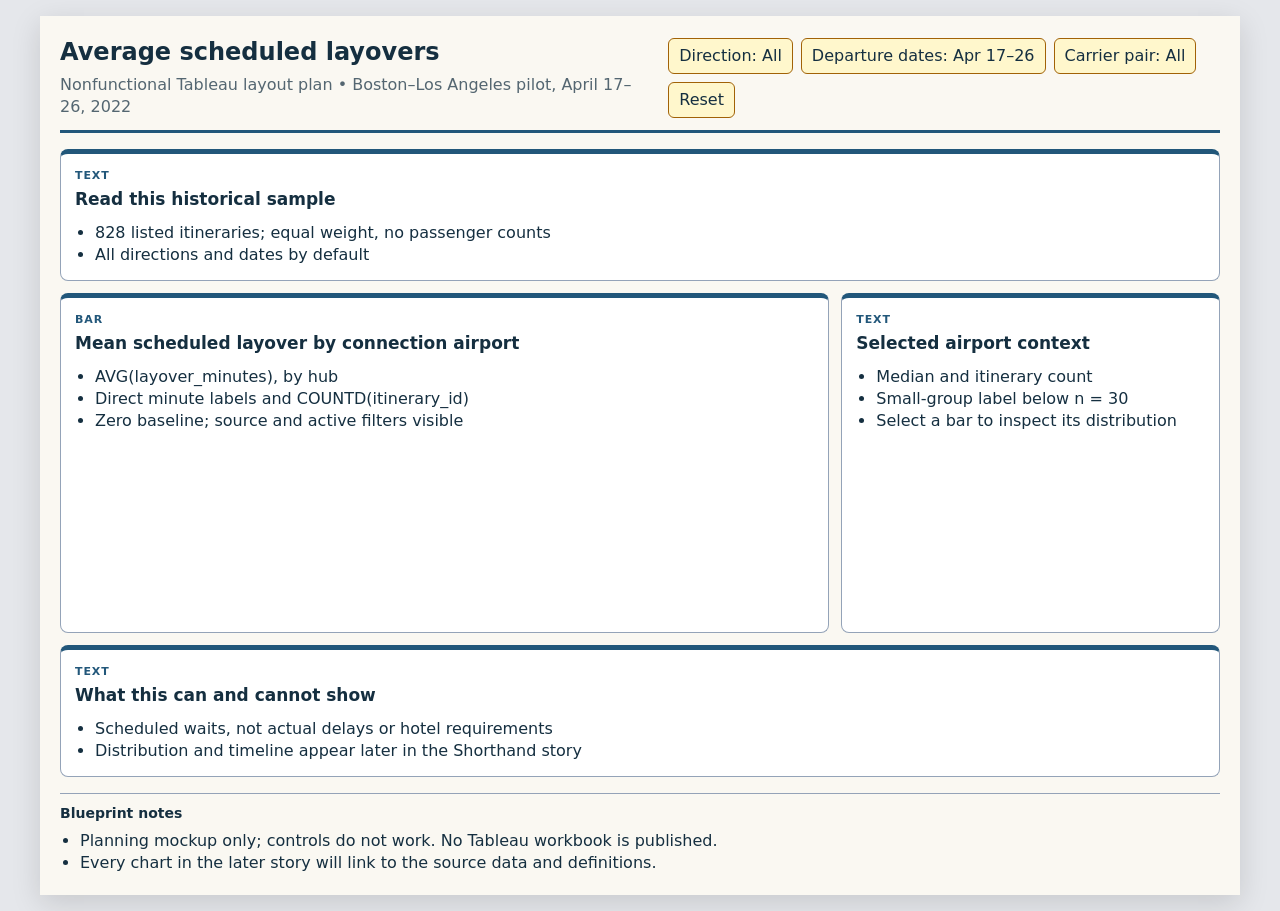
<file: assets/layover/tableau-wireframe.html>
<!doctype html>
<html lang="en"><head><meta charset="utf-8"><meta name="viewport" content="width=device-width,initial-scale=1">
<title>Average scheduled layovers — wireframe</title>
<style>
:root{--primary:#22577A;--bg:#FAF8F2;--surface:#FFFFFF;--text:#152F40}
*{box-sizing:border-box} body{margin:0;background:#E5E7EB;color:var(--text);font:16px/1.4 system-ui,sans-serif}
.frame{width:min(calc(100vw - 32px),1200px);min-height:820px;margin:16px auto;padding:20px;background:var(--bg);box-shadow:0 8px 28px #0002}
header{display:flex;align-items:end;justify-content:space-between;gap:20px;border-bottom:3px solid var(--primary);padding-bottom:12px} h1{font-size:24px;margin:0} .subtitle{margin:4px 0 0;color:var(--text);opacity:.72}
.filters{display:flex;flex-wrap:wrap;gap:8px} .filters span{background:#FFF7CC;border:1px solid #A16207;border-radius:6px;padding:6px 10px}
.grid{display:grid;grid-template-columns:repeat(12,minmax(0,1fr));grid-auto-rows:minmax(76px,auto);gap:12px;margin-top:16px}
.zone{min-width:0;background:var(--surface);border:1px solid #94A3B8;border-top:5px solid var(--primary);border-radius:8px;padding:14px;overflow:hidden} .zone h2{font-size:17px;margin:4px 0 10px} .zone ul{margin:0;padding-left:20px} .kind{font-size:11px;font-weight:700;letter-spacing:.08em;text-transform:uppercase;color:var(--primary)}
footer{margin-top:16px;border-top:1px solid #94A3B8;padding-top:10px} footer h2{font-size:14px;margin:0 0 6px} footer ul{margin:0;padding-left:20px}
@media(max-width:760px){.frame{width:100%;margin:0;box-shadow:none} header{align-items:start;flex-direction:column} .grid{display:block} .zone{margin-top:12px}}
</style></head><body><main class="frame"><header><div><h1>Average scheduled layovers</h1><p class="subtitle">Nonfunctional Tableau layout plan • Boston–Los Angeles pilot, April 17–26, 2022</p></div><nav class="filters" aria-label="Proposed filters"><span>Direction: All</span><span>Departure dates: Apr 17–26</span><span>Carrier pair: All</span><span>Reset</span></nav></header>
<div class="grid"><section class="zone" style="grid-column:1/span 12;grid-row:1/span 1" aria-label="Read this historical sample"><div class="kind">text</div><h2>Read this historical sample</h2><ul><li>828 listed itineraries; equal weight, no passenger counts</li><li>All directions and dates by default</li></ul></section><section class="zone" style="grid-column:1/span 8;grid-row:2/span 4" aria-label="Mean scheduled layover by connection airport"><div class="kind">bar</div><h2>Mean scheduled layover by connection airport</h2><ul><li>AVG(layover_minutes), by hub</li><li>Direct minute labels and COUNTD(itinerary_id)</li><li>Zero baseline; source and active filters visible</li></ul></section><section class="zone" style="grid-column:9/span 4;grid-row:2/span 4" aria-label="Selected airport context"><div class="kind">text</div><h2>Selected airport context</h2><ul><li>Median and itinerary count</li><li>Small-group label below n = 30</li><li>Select a bar to inspect its distribution</li></ul></section><section class="zone" style="grid-column:1/span 12;grid-row:6/span 1" aria-label="What this can and cannot show"><div class="kind">text</div><h2>What this can and cannot show</h2><ul><li>Scheduled waits, not actual delays or hotel requirements</li><li>Distribution and timeline appear later in the Shorthand story</li></ul></section></div><footer><h2>Blueprint notes</h2><ul><li>Planning mockup only; controls do not work. No Tableau workbook is published.</li><li>Every chart in the later story will link to the source data and definitions.</li></ul></footer></main></body></html>
</file>
<file: assets/portfolio/style.css>
:root{--paper:#faf8f2;--ink:#242824;--muted:#5e665e;--line:#dedfd5;--amber:#e7a65b;--sage:#e7eadd;--serif:Georgia,'Times New Roman',serif;--sans:'Segoe UI',Arial,sans-serif}
*{box-sizing:border-box}html{scroll-behavior:smooth;scroll-padding-top:100px}body{margin:0;background:var(--paper);color:var(--ink);font-family:var(--sans);font-size:16px;line-height:1.65;-webkit-font-smoothing:antialiased}a{color:inherit;text-decoration:none}button{font:inherit}img{display:block;max-width:100%;height:auto}::selection{background:#f2d2a8}a:focus-visible,button:focus-visible,summary:focus-visible{outline:3px solid #8c4f18;outline-offset:5px;border-radius:3px}.container{width:min(1180px,calc(100% - 96px));margin-inline:auto}.skip-link{position:fixed;z-index:100;top:-100px;left:20px;padding:12px 20px;background:var(--ink);color:white}.skip-link:focus{top:12px}.site-header{position:sticky;top:0;z-index:20;background:rgba(250,248,242,.96);border-bottom:1px solid var(--line);backdrop-filter:blur(12px)}.header-inner{width:min(1280px,calc(100% - 96px));min-height:87px;margin:auto;display:flex;align-items:center;justify-content:space-between;gap:24px}.brand{display:inline-flex;align-items:center;gap:16px;font-size:14px;font-weight:600}.monogram{font-family:var(--serif);font-size:38px;font-style:italic;line-height:1;letter-spacing:-4px}.monogram span{color:#b96923}.site-nav{display:flex;align-items:center;gap:18px;font-size:12px;font-weight:600}.site-nav a{transition:color .2s}.site-nav a:hover{color:#a55b1b}.nav-external{border-left:1px solid var(--line);padding-left:32px}.nav-external span{margin-left:10px}.menu-toggle{display:none}.hero{display:grid;grid-template-columns:1.23fr 1fr;gap:58px;align-items:center;padding-block:88px 76px}.eyebrow{text-transform:uppercase;font-size:11px;letter-spacing:1.8px;font-weight:650;line-height:1.5;margin:0 0 24px}.small-dot{display:inline-block;width:7px;height:7px;border-radius:50%;background:#b86923;margin:0 9px 1px 0}h1,h2,h3,p{margin-top:0}h1{font-size:clamp(42px,4.7vw,68px);font-weight:500;line-height:1.09;letter-spacing:-3.2px;margin-bottom:26px}h1 em,h2 em{font-family:var(--serif);font-weight:400;color:#92511e}h2{font-size:clamp(30px,3.05vw,43px);font-weight:500;letter-spacing:-1.5px;line-height:1.18;margin-bottom:0}h3{font-size:28px;line-height:1.22;letter-spacing:-.8px;font-weight:500}.hero-description{max-width:480px;font-size:17px;color:var(--muted);line-height:1.8;margin-bottom:30px}.hero-actions{display:flex;align-items:center;gap:26px;flex-wrap:wrap}.button{display:inline-flex;align-items:center;justify-content:space-between;gap:30px;padding:14px 22px;border:1px solid var(--ink);font-size:13px;font-weight:600;border-radius:5px;transition:transform .22s,background .22s,box-shadow .22s}.button-dark{background:var(--ink);color:var(--paper)}.button:hover{background:#3c443c;transform:translateY(-3px);box-shadow:0 7px 15px #24282418}.text-link{display:inline-flex;gap:15px;align-items:center;font-size:13px;font-weight:600}.text-link:hover{text-decoration:underline;text-underline-offset:5px}.hero-note{display:flex;gap:14px;border-top:1px solid var(--line);margin-top:38px;padding-top:22px;font-size:11px;line-height:1.7;color:var(--muted);max-width:455px}.hero-note strong{font-weight:500;color:var(--ink)}.note-mark{font-size:26px;line-height:1.3}.hero-visual{height:439px;position:relative;background:#eceee3;border:1px solid #dde1d1;border-radius:12px;isolation:isolate;overflow:hidden}.visual-grid{position:absolute;inset:0;opacity:.8;background-image:linear-gradient(#d8ddce 1px,transparent 1px),linear-gradient(90deg,#d8ddce 1px,transparent 1px);background-size:32px 32px;mask-image:linear-gradient(to bottom,black,transparent)}.visual-label,.visual-caption{position:absolute;font-size:10px;letter-spacing:1.7px;font-weight:600;color:#616b59}.visual-label{top:24px;left:26px}.visual-caption{bottom:21px;right:25px;letter-spacing:.3px}.process-card{position:absolute;border-radius:8px;padding:19px 22px;box-shadow:0 12px 24px #2428240d;transition:transform .35s}.card-step{display:block;font-size:8px;letter-spacing:1.4px;margin-bottom:10px}.process-title{font-family:var(--serif);font-size:25px;line-height:1.2;display:block}.question{left:28px;top:65px;width:69%;height:113px;background:var(--paper);transform:rotate(-5deg);border:1px solid #d8dace}.question-symbol{position:absolute;right:20px;top:21px;font-family:var(--serif);font-size:65px;line-height:1;color:#d7daca}.evidence{right:27px;top:175px;width:70%;height:131px;background:#edd6b8;transform:rotate(5deg);border:1px solid #dcb787}.signal-bars{position:absolute;right:21px;bottom:24px;height:37px;display:flex;gap:6px;align-items:end}.signal-bars i{width:9px;background:#9a622e;border-radius:2px 2px 0 0}.signal-bars i:nth-child(1){height:11px}.signal-bars i:nth-child(2){height:19px}.signal-bars i:nth-child(3){height:14px}.signal-bars i:nth-child(4){height:28px}.signal-bars i:nth-child(5){height:24px}.signal-bars i:nth-child(6){height:37px}.signal-bars i:nth-child(7){height:32px}.story{left:43px;bottom:52px;width:74%;height:108px;background:var(--ink);color:var(--paper);transform:rotate(-3deg)}.story .card-step{color:#c4cbbb}.story .process-title span{color:var(--amber)}.story-arrow{position:absolute;right:23px;top:35px;font-size:29px;color:var(--amber)}.hero-visual:hover .question{transform:rotate(-7deg) translateY(-4px)}.hero-visual:hover .evidence{transform:rotate(7deg) translateY(-2px)}.hero-visual:hover .story{transform:rotate(-1deg) translateY(-3px)}.discipline-strip{border-block:1px solid var(--line);background:#f2f1e9}.discipline-strip .container{display:flex;align-items:center;justify-content:space-between;gap:22px;padding-block:18px;font-size:11px;text-transform:uppercase;letter-spacing:1.3px;font-weight:500}.discipline-strip b{color:#9a622e;font-size:19px;font-weight:400}.work-section{padding-block:88px}.section-heading{display:flex;justify-content:space-between;gap:40px;align-items:end;margin-bottom:35px}.section-heading .eyebrow{margin-bottom:15px}.section-heading>p{font-size:12px;color:var(--muted);margin-bottom:2px;line-height:1.8}.featured-project{display:grid;grid-template-columns:1.12fr 1fr;border:1px solid var(--line);border-radius:9px;overflow:hidden;background:#fffdf7}.feature-image{background:#e7eadd;padding:28px 32px;display:flex;flex-direction:column;justify-content:space-between;gap:30px}.project-kicker{font-size:10px;letter-spacing:1.3px;text-transform:uppercase;font-weight:650;line-height:1.5}.feature-image img{width:100%;border:1px solid #d6dacb;border-radius:5px;box-shadow:0 8px 20px #24282409;transition:transform .35s}.feature-image:hover img{transform:translateY(-4px)}.feature-image p{font-family:var(--serif);font-size:24px;line-height:1.35;display:flex;justify-content:space-between;margin:0}.feature-image p>span{font-family:var(--sans)}.feature-copy{padding:43px 42px}.feature-copy .eyebrow{font-size:10px;margin-bottom:16px;color:#79512d}.feature-copy h3{font-size:39px;line-height:1.14;margin-bottom:21px;letter-spacing:-1.2px}.feature-copy>p:not(.eyebrow){font-size:14px;color:var(--muted);margin-bottom:27px}.project-stages{border-top:1px solid var(--line);margin-top:31px;padding-top:18px;display:flex;align-items:center;gap:20px;font-size:11px;flex-wrap:wrap}.project-stages>span{color:var(--muted);margin-right:auto}.project-stages a:hover{text-decoration:underline;text-underline-offset:4px}.project-stages a>span{padding-left:4px}.project-grid{display:grid;grid-template-columns:1fr 1fr;gap:28px;margin-top:28px}.project-card{border:1px solid var(--line);border-radius:9px;overflow:hidden;background:#fffdf7;transition:box-shadow .3s,transform .3s}.project-card:hover{transform:translateY(-4px);box-shadow:0 12px 25px #2428240a}.project-cover{height:290px;padding:25px 30px;display:flex;flex-direction:column;justify-content:space-between;overflow:hidden}.viz-cover{background:#e9dbc8}.cover-caption{font-size:11px;color:#5a5147}.viz-words{font-family:var(--serif);font-size:34px;line-height:1.15;letter-spacing:-1px;margin-block:15px}.viz-words>span{display:flex;align-items:center;justify-content:space-between;max-width:380px;border-bottom:1px solid #baa88e;padding:9px 0}.viz-words>span>span{font-family:var(--sans);font-size:20px;color:#865b31}.critique-cover{background:#e8ebe1;position:relative}.critique-cover img{width:79%;height:170px;object-fit:contain;align-self:center;transform:rotate(-4deg);transition:transform .3s;filter:drop-shadow(0 6px 9px #24282418)}.critique-cover:hover img{transform:rotate(-1deg) scale(1.025)}.project-card-copy{padding:28px 30px 32px}.project-card-copy .eyebrow{font-size:9px;color:#79512d;margin-bottom:13px}.project-card-copy h3{font-size:25px;margin-bottom:15px}.project-card-copy h3>a{display:flex;justify-content:space-between;gap:18px}.project-card-copy h3 span{font-size:20px}.project-card-copy p:last-child{font-size:14px;line-height:1.8;color:var(--muted);margin-bottom:0}.work-footnote{text-align:center;font-size:12px;color:var(--muted);margin:29px 0 0}.about-section{background:#edf0e5;border-block:1px solid #dbe0cf;padding-block:79px}.about-grid{display:grid;grid-template-columns:1fr 1fr;gap:90px}.about-grid h2{font-size:40px;max-width:465px}.about-monogram{font-size:112px;letter-spacing:-12px;line-height:1;font-family:var(--serif);font-style:italic;margin-top:48px;color:#526348}.about-monogram>span{color:#b86923}.about-monogram small{display:block;font-family:var(--sans);font-size:10px;letter-spacing:1.6px;font-style:normal;text-transform:uppercase;margin:18px 0 0 4px}.about-copy>p{font-size:14px;color:var(--muted);line-height:1.9;margin-bottom:20px}.about-copy .lead{font-size:20px;line-height:1.55;color:var(--ink);margin-bottom:24px}.focus-list{display:flex;flex-wrap:wrap;gap:8px;padding-block:6px 25px}.focus-list span{font-size:10px;padding:6px 11px;border:1px solid #cad0bf;border-radius:4px;background:#f6f7f0}.learning-details{border-top:1px solid #ccd3bf;padding-top:18px;font-size:12px}.learning-details summary{cursor:pointer;display:flex;justify-content:space-between;gap:15px;list-style:none;font-weight:600}.learning-details summary::-webkit-details-marker{display:none}.learning-details[open] summary>span{transform:rotate(45deg)}.learning-details summary>span{font-size:17px;transition:transform .2s}.learning-details>div{padding-top:15px;color:var(--muted)}.experience-section{padding-block:86px}.experience-section h2{max-width:710px}.experience-list{border-top:1px solid var(--line)}.experience-row{display:grid;grid-template-columns:35px 1fr 1.2fr 90px;gap:28px;border-bottom:1px solid var(--line);padding-block:28px;align-items:start}.experience-index{font-size:11px;color:#857b6b;padding-top:3px}.experience-row .eyebrow{font-size:9px;letter-spacing:1px;margin-bottom:8px;color:var(--muted)}.experience-row h3{font-size:22px;letter-spacing:-.4px;margin-bottom:0}.experience-row>p{font-size:13px;line-height:1.8;color:var(--muted);margin-bottom:0}.experience-type{justify-self:end;border:1px solid var(--line);padding:3px 10px;border-radius:20px;font-size:9px;margin-top:2px}.closing-section{border-top:1px solid var(--line);padding-block:66px 80px;text-align:center}.closing-section h2{font-size:clamp(40px,4.3vw,60px);line-height:1.15;letter-spacing:-2px;margin-bottom:30px}.closing-section>div{display:flex;align-items:center;justify-content:center;gap:26px;flex-wrap:wrap}.site-footer{background:var(--ink);color:var(--paper);padding-block:40px 23px}.footer-top{display:flex;align-items:center;justify-content:space-between;gap:30px;margin-bottom:32px}.site-footer .monogram span{color:var(--amber)}.footer-top>p{font-size:11px;line-height:1.8;color:#bec5b8;margin:0}.footer-top .text-link{font-size:11px}.footer-bottom{border-top:1px solid #4b5146;padding-top:18px;display:flex;justify-content:space-between;gap:20px;color:#bec5b8;font-size:10px}.credits{margin-top:18px;font-size:10px;color:#bec5b8}.credits summary{cursor:pointer}.credits p{max-width:820px;padding-top:12px;line-height:1.8;margin:0}.credits a{text-decoration:underline;text-underline-offset:3px}.reveal-ready{opacity:0;transform:translateY(18px);transition:opacity .65s ease,transform .65s ease}.reveal-ready.is-visible{opacity:1;transform:translateY(0)}.hero-copy{animation:enter .7s ease both}.hero-visual{animation:enter .8s .1s ease both}@keyframes enter{from{opacity:0;transform:translateY(14px)}to{opacity:1;transform:translateY(0)}}
@media(min-width:1500px){.hero{padding-block:105px 90px}}
@media(max-width:1050px){.container,.header-inner{width:calc(100% - 64px)}.hero{gap:30px;padding-block:64px}.hero-visual{height:400px}.process-title{font-size:22px}.story{left:27px}.feature-copy{padding:30px}.feature-copy h3{font-size:34px}.feature-image{padding:25px}.about-grid{gap:45px}.about-grid h2{font-size:35px}.experience-row{grid-template-columns:25px 1fr 1.1fr;gap:20px}.experience-type{display:none}.project-card-copy h3{font-size:23px}}
@media(max-width:900px){html{scroll-padding-top:90px}.container,.header-inner{width:calc(100% - 40px)}.header-inner{min-height:73px;position:relative}.brand{gap:12px}.menu-toggle{display:flex;align-items:center;gap:15px;border:1px solid var(--line);padding:7px 11px;border-radius:4px;background:transparent;font-size:12px}.menu-toggle>span{font-size:18px;line-height:1}.menu-toggle[aria-expanded=true]>span{transform:rotate(45deg)}.site-nav{gap:0;position:absolute;top:73px;left:-20px;right:-20px;background:var(--paper);padding:12px 20px 20px;box-shadow:0 12px 14px #2428240a;display:none;flex-direction:column;align-items:stretch;border-bottom:1px solid var(--line)}.site-nav.is-open{display:flex}.site-nav a{padding:12px}.nav-external{border-left:0;border-top:1px solid var(--line);margin-top:6px}.hero{grid-template-columns:1fr;padding-block:47px 40px;gap:36px}.hero-copy h1{font-size:clamp(40px,8vw,61px);letter-spacing:-2px}.eyebrow{font-size:10px;margin-bottom:20px}.hero-description{font-size:16px;max-width:550px}.hero-note{margin-top:30px}.hero-visual{height:360px;width:100%;max-width:550px;justify-self:center}.question{left:32px;top:58px;width:64%;height:104px}.evidence{top:145px;width:64%;height:110px;right:34px}.story{bottom:39px;left:41px;width:69%;height:100px}.visual-caption{bottom:15px}.discipline-strip .container{display:grid;grid-template-columns:1fr 1fr;gap:12px 24px;padding-block:16px;font-size:9px}.discipline-strip b{display:none}.section-heading{display:block}.section-heading>p{margin-top:18px}.work-section{padding-block:54px}.featured-project{grid-template-columns:1fr}.feature-image{min-height:260px;gap:25px;padding:25px}.feature-copy{padding:29px 25px}.feature-copy h3{font-size:35px}.feature-image img{max-height:240px;object-fit:contain}.project-grid{grid-template-columns:1fr;gap:22px;margin-top:22px}.project-cover{height:275px}.project-card-copy{padding:25px}.project-card-copy h3{font-size:25px}.work-footnote{text-align:left;line-height:1.8}.about-section{padding-block:50px}.about-grid{grid-template-columns:1fr;gap:30px}.about-grid h2{font-size:34px}.about-monogram{display:none}.about-copy .lead{font-size:19px}.experience-section{padding-block:53px}.experience-row{grid-template-columns:24px 1fr;gap:13px;padding-block:25px}.experience-row>p{grid-column:2}.experience-row h3{font-size:22px}.closing-section{padding-block:46px 60px}.closing-section h2{font-size:41px;letter-spacing:-1.5px}.footer-top{display:grid;grid-template-columns:1fr;gap:20px}.footer-bottom{font-size:9px}.site-footer{padding-top:32px}.signal-bars{height:28px;bottom:14px}.signal-bars i{width:8px}.process-title{font-size:24px}}
@media(prefers-reduced-motion:reduce){html{scroll-behavior:auto}*,*::before,*::after{animation:none!important;transition:none!important}.reveal-ready{opacity:1;transform:none}.hero-visual:hover .process-card{transform:none}.button:hover,.project-card:hover,.feature-image:hover img{transform:none}}
@media print{.site-header{position:static}.hero-visual,.discipline-strip,.menu-toggle{display:none}.hero,.about-grid{display:block}.reveal-ready{opacity:1;transform:none}body{background:white}.site-footer{background:white;color:var(--ink)}.feature-image img{max-height:200px}.hero-copy{animation:none}}

/* Broader professional profile */
.profile-section{padding-block:82px}.profile-section-tinted{background:#edf0e5;border-block:1px solid #dbe0cf}.profile-grid{display:grid;grid-template-columns:repeat(2,minmax(0,1fr));gap:20px}.profile-grid.three-col{grid-template-columns:repeat(3,minmax(0,1fr))}.profile-card{display:flex;flex-direction:column;align-items:flex-start;min-width:0;padding:30px;border:1px solid var(--line);border-radius:9px;background:#fffdf7}.profile-card .eyebrow{margin-bottom:12px;color:#79512d}.profile-card h3{font-size:23px;line-height:1.3;margin-bottom:14px}.profile-card h3:not(:first-of-type){margin-top:24px}.profile-card p:not(.eyebrow){font-size:13px;line-height:1.8;color:var(--muted);margin-bottom:14px}.profile-card .text-link{margin-top:auto;padding-top:10px}.credential-card{background:#f3f0e6}.course-certificates{margin-top:22px;border:1px solid var(--line);border-radius:9px;background:#fffdf7;padding:18px 24px}.course-certificates summary{cursor:pointer;font-size:14px;font-weight:600;display:flex;justify-content:space-between;gap:20px}.course-certificates summary span{font-size:20px;line-height:1}.course-certificates[open] summary span{transform:rotate(45deg)}.course-certificates ul{list-style:none;margin:18px 0 0;padding:0;columns:2;column-gap:36px}.course-certificates li{break-inside:avoid;display:flex;justify-content:space-between;gap:15px;border-top:1px solid var(--line);padding:12px 0;font-size:12px}.course-certificates li a{max-width:70%;text-decoration:underline;text-decoration-color:#c7c5b6;text-underline-offset:3px}.course-certificates li span{white-space:nowrap;color:var(--muted);font-size:11px}.contact-links{display:flex;align-items:center;gap:28px;flex-wrap:wrap}.contact-links .button{gap:18px}
@media(max-width:900px){.profile-section{padding-block:54px}.profile-grid.three-col{grid-template-columns:1fr}.profile-grid.two-col{grid-template-columns:1fr}}
@media(max-width:650px){.profile-grid{grid-template-columns:1fr}.profile-card{padding:24px}.course-certificates ul{columns:1}.course-certificates li{display:block}.course-certificates li a{display:block;max-width:none}.course-certificates li span{display:block;margin-top:3px}.contact-links{gap:18px}}

/* Research and internship project links */
.paper-list{list-style:none;margin:0 0 18px;padding:0;width:100%}.paper-list li{border-top:1px solid var(--line);padding:12px 0}.paper-list li a{display:block;font-size:13px;line-height:1.55;font-weight:600;text-decoration:underline;text-decoration-color:#c7c5b6;text-underline-offset:3px}.paper-list li small{display:block;font-size:10px;color:var(--muted);margin-top:4px}.inline-project-link{display:inline-block;margin-top:8px;font-weight:600;text-decoration:underline;text-decoration-color:#b5b3a7;text-underline-offset:3px}.section-heading>p a{text-decoration:underline;text-underline-offset:3px}.hero-actions .text-link:last-child{color:#92511e}
@media(max-width:1180px) and (min-width:901px){.site-nav{gap:10px;font-size:11px}.header-inner{gap:15px}.brand{gap:10px}}
</file>
